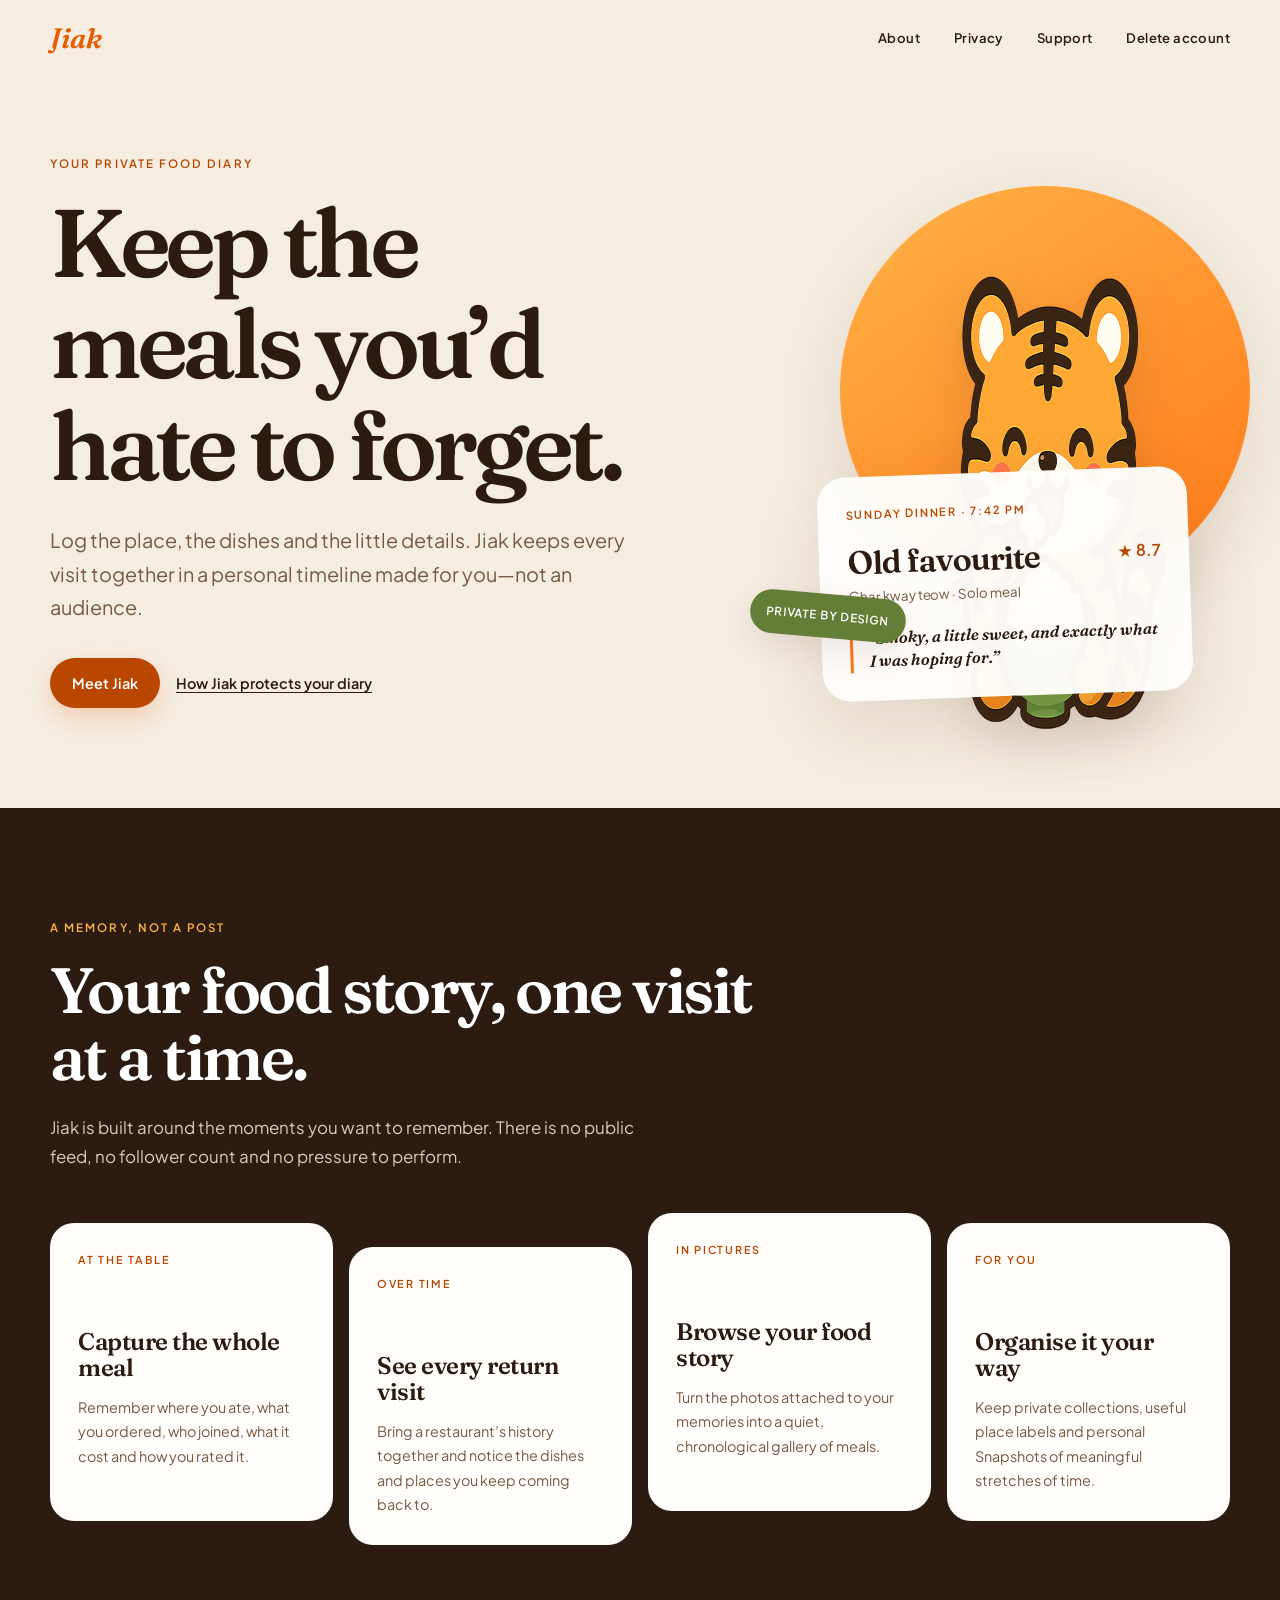
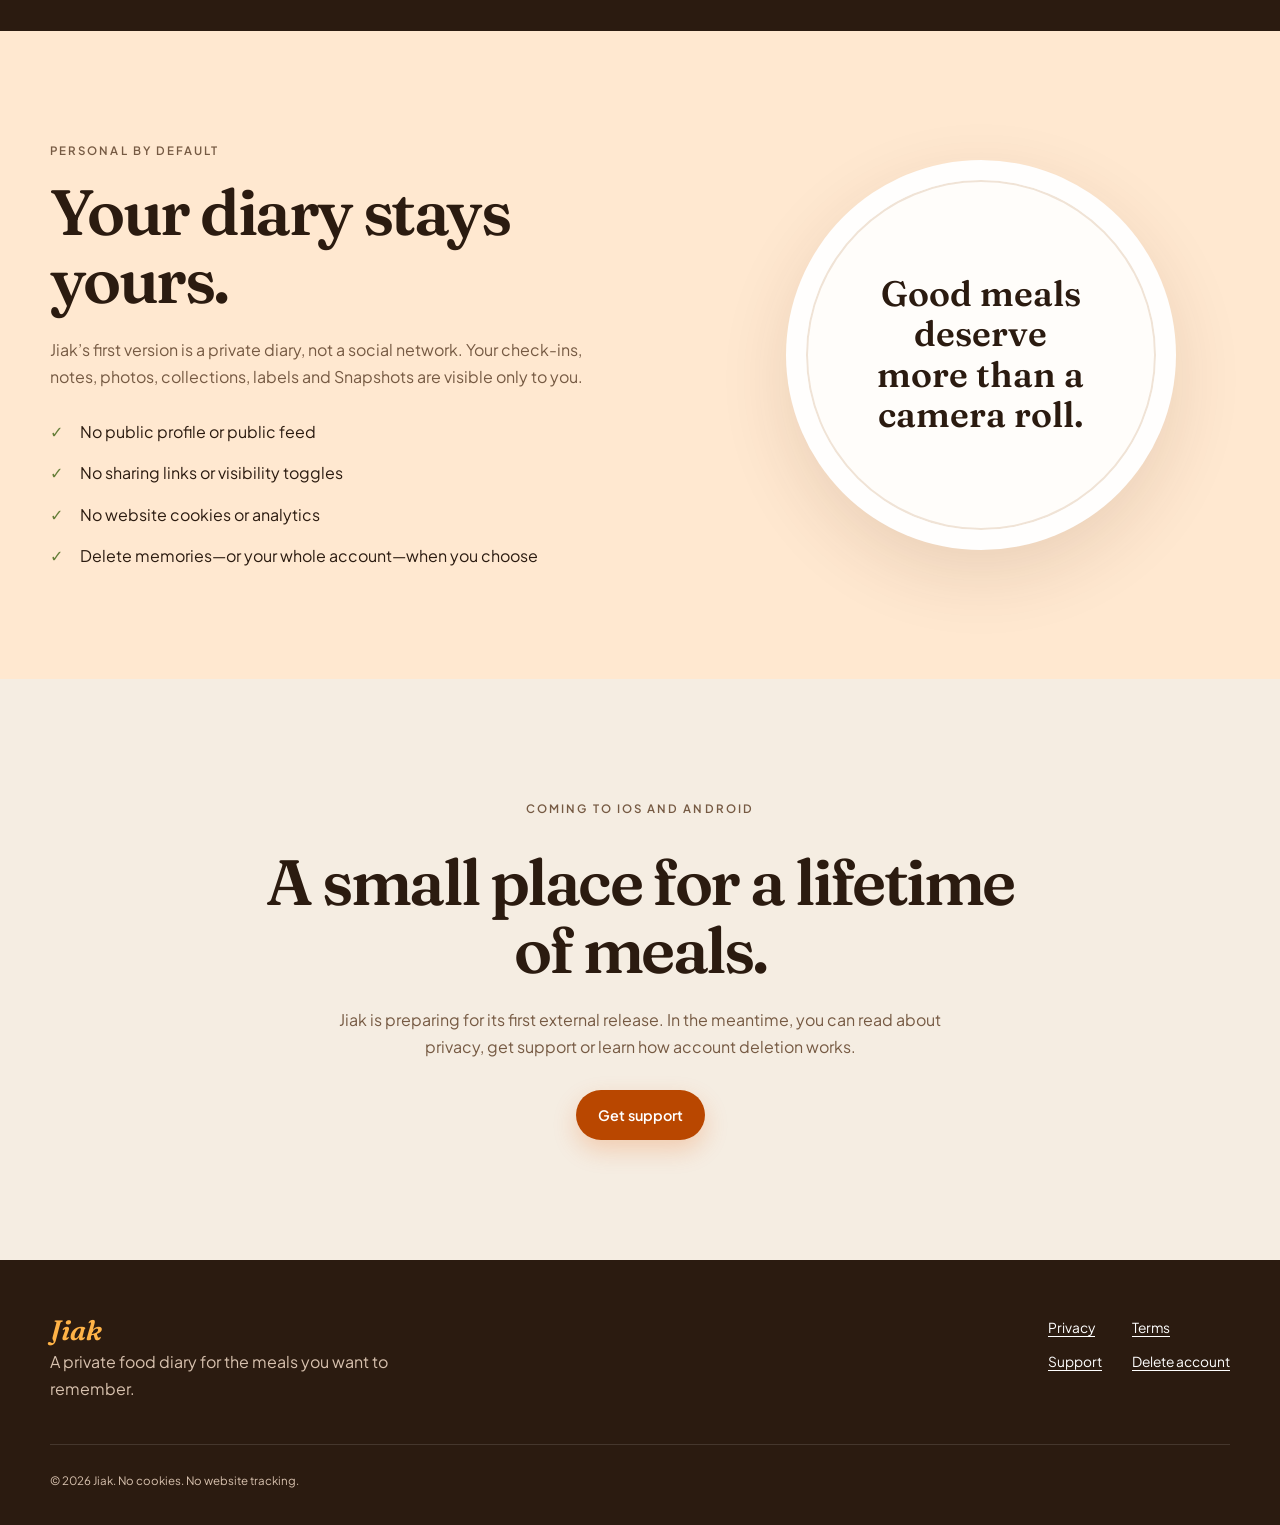
<file: index.html>
<!doctype html>
<html lang="en-GB">
<head>
  <meta charset="utf-8">
  <meta name="viewport" content="width=device-width, initial-scale=1">
  <title>Jiak — your private food diary</title>
  <meta name="description" content="Jiak is a private personal food diary for remembering every meal, place and dish worth returning to.">
  <meta name="theme-color" content="#F5EDE2">
  <meta property="og:title" content="Jiak — your private food diary">
  <meta property="og:description" content="Keep the meals you'd hate to forget.">
  <meta property="og:type" content="website">
  <meta property="og:url" content="https://jiak.app/">
  <meta property="og:image" content="https://jiak.app/assets/tiggy.png">
  <link rel="canonical" href="https://jiak.app/">
  <link rel="icon" href="/assets/favicon.png" type="image/png">
  <link rel="stylesheet" href="/styles.css">
</head>
<body>
  <a class="skip-link" href="#main">Skip to content</a>
  <header class="site-header">
    <a class="wordmark" href="/" aria-label="Jiak home">Jiak</a>
    <nav class="site-nav" aria-label="Main navigation">
      <a href="#about">About</a>
      <a href="/privacy/">Privacy</a>
      <a href="/support/">Support</a>
      <a href="/delete-account/">Delete account</a>
    </nav>
  </header>

  <main id="main">
    <section class="hero">
      <div class="hero-content">
        <p class="eyebrow">Your private food diary</p>
        <h1>Keep the meals you’d hate to forget.</h1>
        <p class="hero-copy">Log the place, the dishes and the little details. Jiak keeps every visit together in a personal timeline made for you—not an audience.</p>
        <div class="hero-actions">
          <a class="button" href="#about">Meet Jiak</a>
          <a class="text-link" href="/privacy/">How Jiak protects your diary</a>
        </div>
      </div>

      <div class="memory-stage" aria-label="An example Jiak diary memory">
        <div class="sun-disc" aria-hidden="true"></div>
        <img class="tiggy" src="/assets/tiggy.png" width="720" height="720" alt="Tiggy the tiger happily eating a bowl of rice">
        <article class="memory-card">
          <p class="memory-date">Sunday dinner · 7:42 pm</p>
          <div class="memory-name-row">
            <div>
              <h2>Old favourite</h2>
              <p class="memory-meta">Char kway teow · Solo meal</p>
            </div>
            <span class="rating" aria-label="Rated 8.7 out of 10">★ 8.7</span>
          </div>
          <p class="memory-note">“Smoky, a little sweet, and exactly what I was hoping for.”</p>
        </article>
        <span class="privacy-stamp">Private by design</span>
      </div>
    </section>

    <section class="section feature-section" id="about">
      <div class="section-inner">
        <div class="section-heading">
          <p class="eyebrow">A memory, not a post</p>
          <h2>Your food story, one visit at a time.</h2>
          <p>Jiak is built around the moments you want to remember. There is no public feed, no follower count and no pressure to perform.</p>
        </div>
        <div class="feature-grid">
          <article class="feature-card">
            <span class="feature-kicker">At the table</span>
            <h3>Capture the whole meal</h3>
            <p>Remember where you ate, what you ordered, who joined, what it cost and how you rated it.</p>
          </article>
          <article class="feature-card">
            <span class="feature-kicker">Over time</span>
            <h3>See every return visit</h3>
            <p>Bring a restaurant’s history together and notice the dishes and places you keep coming back to.</p>
          </article>
          <article class="feature-card">
            <span class="feature-kicker">In pictures</span>
            <h3>Browse your food story</h3>
            <p>Turn the photos attached to your memories into a quiet, chronological gallery of meals.</p>
          </article>
          <article class="feature-card">
            <span class="feature-kicker">For you</span>
            <h3>Organise it your way</h3>
            <p>Keep private collections, useful place labels and personal Snapshots of meaningful stretches of time.</p>
          </article>
        </div>
      </div>
    </section>

    <section class="section private-section">
      <div class="section-inner private-layout">
        <div class="private-copy">
          <p class="eyebrow">Personal by default</p>
          <h2>Your diary stays yours.</h2>
          <p>Jiak’s first version is a private diary, not a social network. Your check-ins, notes, photos, collections, labels and Snapshots are visible only to you.</p>
          <ul class="privacy-list">
            <li>No public profile or public feed</li>
            <li>No sharing links or visibility toggles</li>
            <li>No website cookies or analytics</li>
            <li>Delete memories—or your whole account—when you choose</li>
          </ul>
        </div>
        <div class="plate-note" aria-hidden="true">
          <div class="plate"><p>Good meals deserve more than a camera roll.</p></div>
        </div>
      </div>
    </section>

    <section class="cta-section">
      <div class="section-inner">
        <p class="eyebrow">Coming to iOS and Android</p>
        <h2>A small place for a lifetime of meals.</h2>
        <p>Jiak is preparing for its first external release. In the meantime, you can read about privacy, get support or learn how account deletion works.</p>
        <a class="button" href="/support/">Get support</a>
      </div>
    </section>
  </main>

  <footer class="site-footer">
    <div class="footer-inner">
      <div class="footer-top">
        <div>
          <a class="wordmark footer-wordmark" href="/">Jiak</a>
          <p class="footer-tagline">A private food diary for the meals you want to remember.</p>
        </div>
        <nav class="footer-links" aria-label="Footer navigation">
          <a href="/privacy/">Privacy</a>
          <a href="/terms/">Terms</a>
          <a href="/support/">Support</a>
          <a href="/delete-account/">Delete account</a>
        </nav>
      </div>
      <div class="footer-bottom">© 2026 Jiak. No cookies. No website tracking.</div>
    </div>
  </footer>
</body>
</html>
</file>
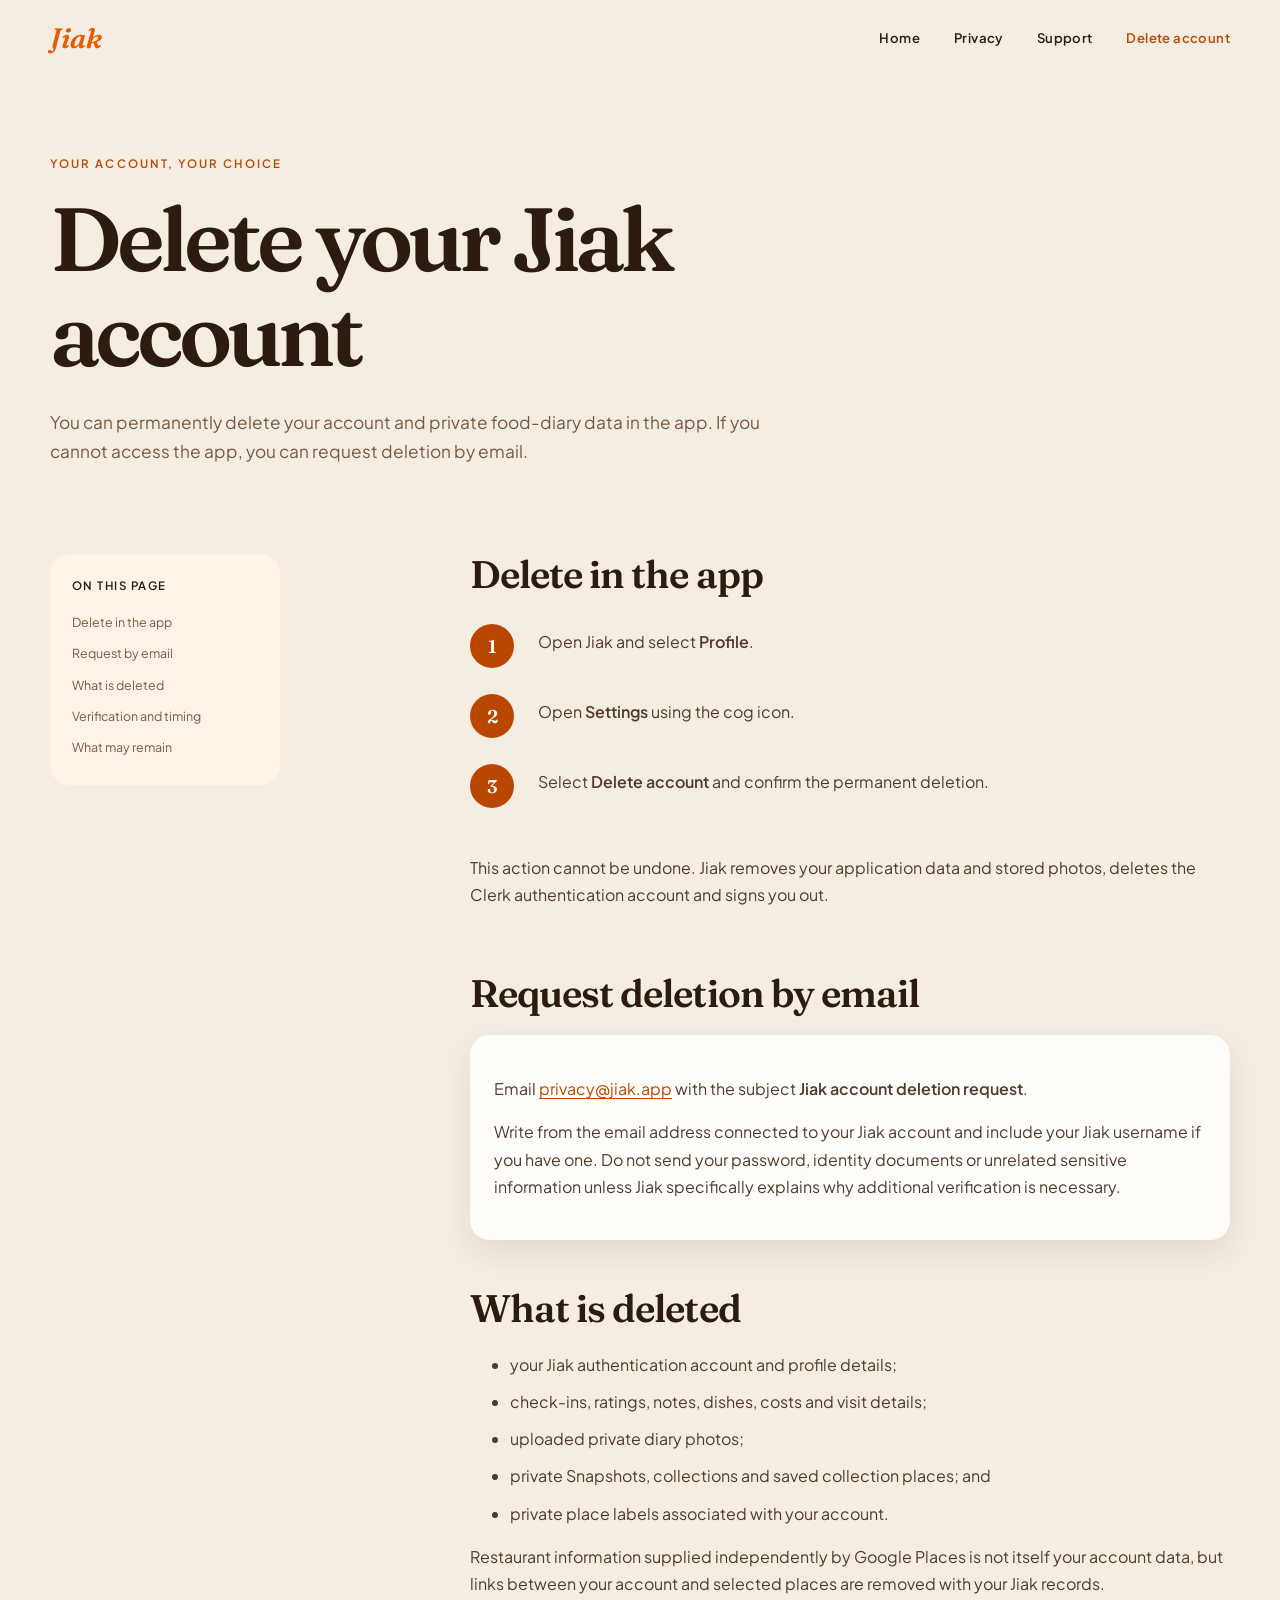
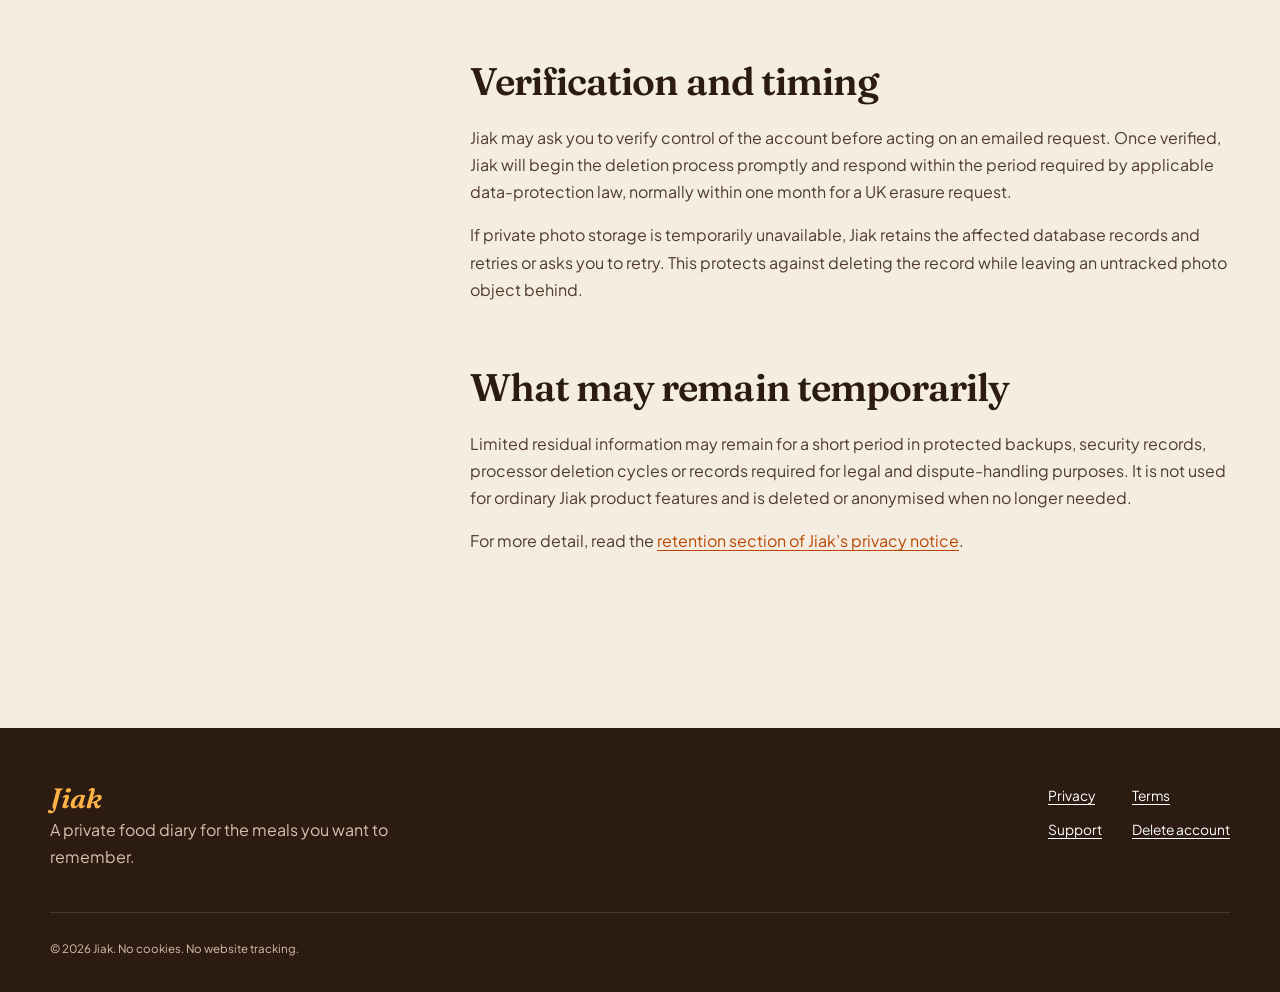
<file: delete-account/index.html>
<!doctype html>
<html lang="en-GB">
<head>
  <meta charset="utf-8">
  <meta name="viewport" content="width=device-width, initial-scale=1">
  <title>Delete your Jiak account</title>
  <meta name="description" content="How to permanently delete your Jiak account and private food-diary data.">
  <meta name="theme-color" content="#F5EDE2">
  <link rel="canonical" href="https://jiak.app/delete-account/">
  <link rel="icon" href="/assets/favicon.png" type="image/png">
  <link rel="stylesheet" href="/styles.css">
</head>
<body>
  <a class="skip-link" href="#main">Skip to content</a>
  <header class="site-header">
    <a class="wordmark" href="/" aria-label="Jiak home">Jiak</a>
    <nav class="site-nav" aria-label="Main navigation">
      <a href="/">Home</a><a href="/privacy/">Privacy</a><a href="/support/">Support</a><a href="/delete-account/" aria-current="page">Delete account</a>
    </nav>
  </header>
  <main id="main">
    <header class="page-hero">
      <p class="eyebrow">Your account, your choice</p>
      <h1>Delete your Jiak account</h1>
      <p class="page-intro">You can permanently delete your account and private food-diary data in the app. If you cannot access the app, you can request deletion by email.</p>
    </header>
    <div class="legal-shell">
      <nav class="legal-nav" aria-label="Deletion page sections">
        <strong>On this page</strong>
        <a href="#in-app">Delete in the app</a>
        <a href="#email">Request by email</a>
        <a href="#deleted">What is deleted</a>
        <a href="#timing">Verification and timing</a>
        <a href="#after">What may remain</a>
      </nav>
      <article class="legal-content">
        <section id="in-app">
          <h2>Delete in the app</h2>
          <ol class="step-list">
            <li>Open Jiak and select <strong>Profile</strong>.</li>
            <li>Open <strong>Settings</strong> using the cog icon.</li>
            <li>Select <strong>Delete account</strong> and confirm the permanent deletion.</li>
          </ol>
          <p>This action cannot be undone. Jiak removes your application data and stored photos, deletes the Clerk authentication account and signs you out.</p>
        </section>
        <section id="email">
          <h2>Request deletion by email</h2>
          <div class="action-card">
            <p>Email <a href="mailto:privacy@jiak.app?subject=Jiak%20account%20deletion%20request">privacy@jiak.app</a> with the subject <strong>Jiak account deletion request</strong>.</p>
            <p>Write from the email address connected to your Jiak account and include your Jiak username if you have one. Do not send your password, identity documents or unrelated sensitive information unless Jiak specifically explains why additional verification is necessary.</p>
          </div>
        </section>
        <section id="deleted">
          <h2>What is deleted</h2>
          <ul>
            <li>your Jiak authentication account and profile details;</li>
            <li>check-ins, ratings, notes, dishes, costs and visit details;</li>
            <li>uploaded private diary photos;</li>
            <li>private Snapshots, collections and saved collection places; and</li>
            <li>private place labels associated with your account.</li>
          </ul>
          <p>Restaurant information supplied independently by Google Places is not itself your account data, but links between your account and selected places are removed with your Jiak records.</p>
        </section>
        <section id="timing">
          <h2>Verification and timing</h2>
          <p>Jiak may ask you to verify control of the account before acting on an emailed request. Once verified, Jiak will begin the deletion process promptly and respond within the period required by applicable data-protection law, normally within one month for a UK erasure request.</p>
          <p>If private photo storage is temporarily unavailable, Jiak retains the affected database records and retries or asks you to retry. This protects against deleting the record while leaving an untracked photo object behind.</p>
        </section>
        <section id="after">
          <h2>What may remain temporarily</h2>
          <p>Limited residual information may remain for a short period in protected backups, security records, processor deletion cycles or records required for legal and dispute-handling purposes. It is not used for ordinary Jiak product features and is deleted or anonymised when no longer needed.</p>
          <p>For more detail, read the <a href="/privacy/#retention">retention section of Jiak’s privacy notice</a>.</p>
        </section>
      </article>
    </div>
  </main>
  <footer class="site-footer"><div class="footer-inner"><div class="footer-top"><div><a class="wordmark footer-wordmark" href="/">Jiak</a><p class="footer-tagline">A private food diary for the meals you want to remember.</p></div><nav class="footer-links" aria-label="Footer navigation"><a href="/privacy/">Privacy</a><a href="/terms/">Terms</a><a href="/support/">Support</a><a href="/delete-account/">Delete account</a></nav></div><div class="footer-bottom">© 2026 Jiak. No cookies. No website tracking.</div></div></footer>
</body>
</html>
</file>
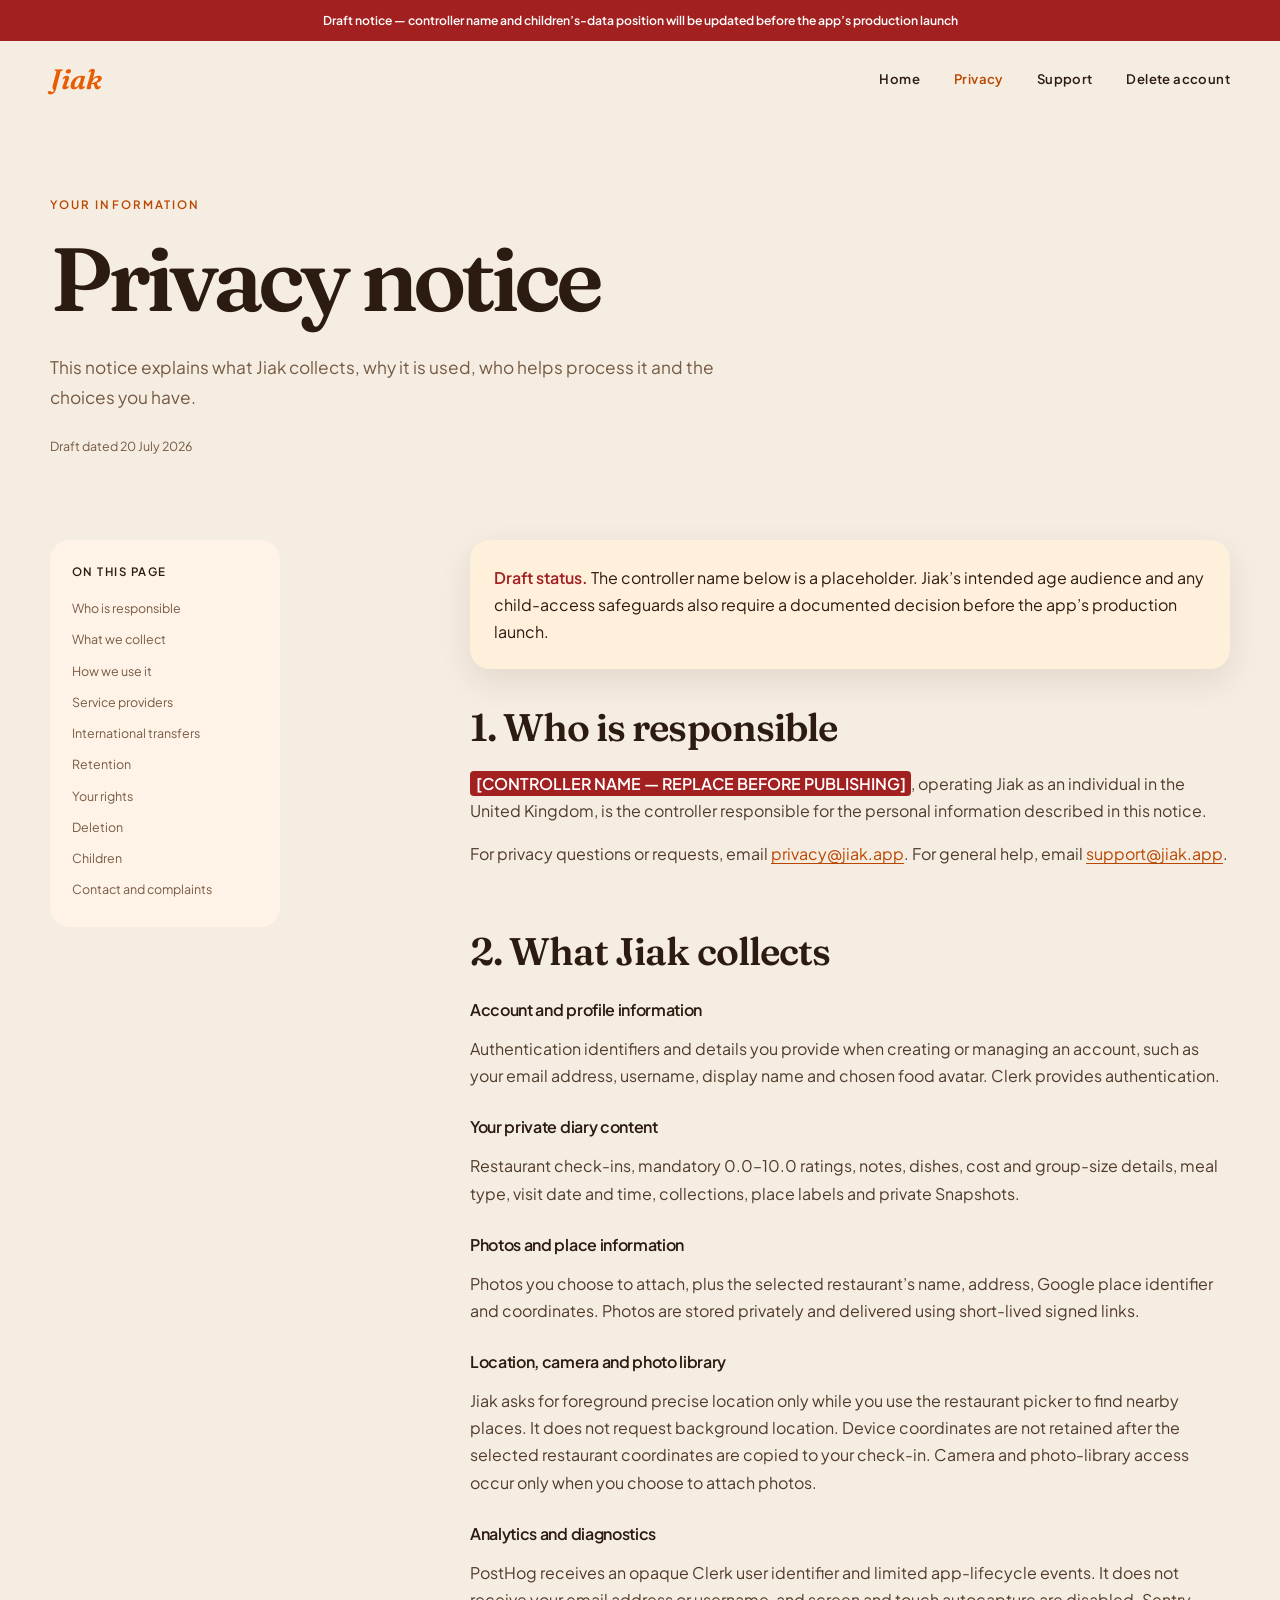
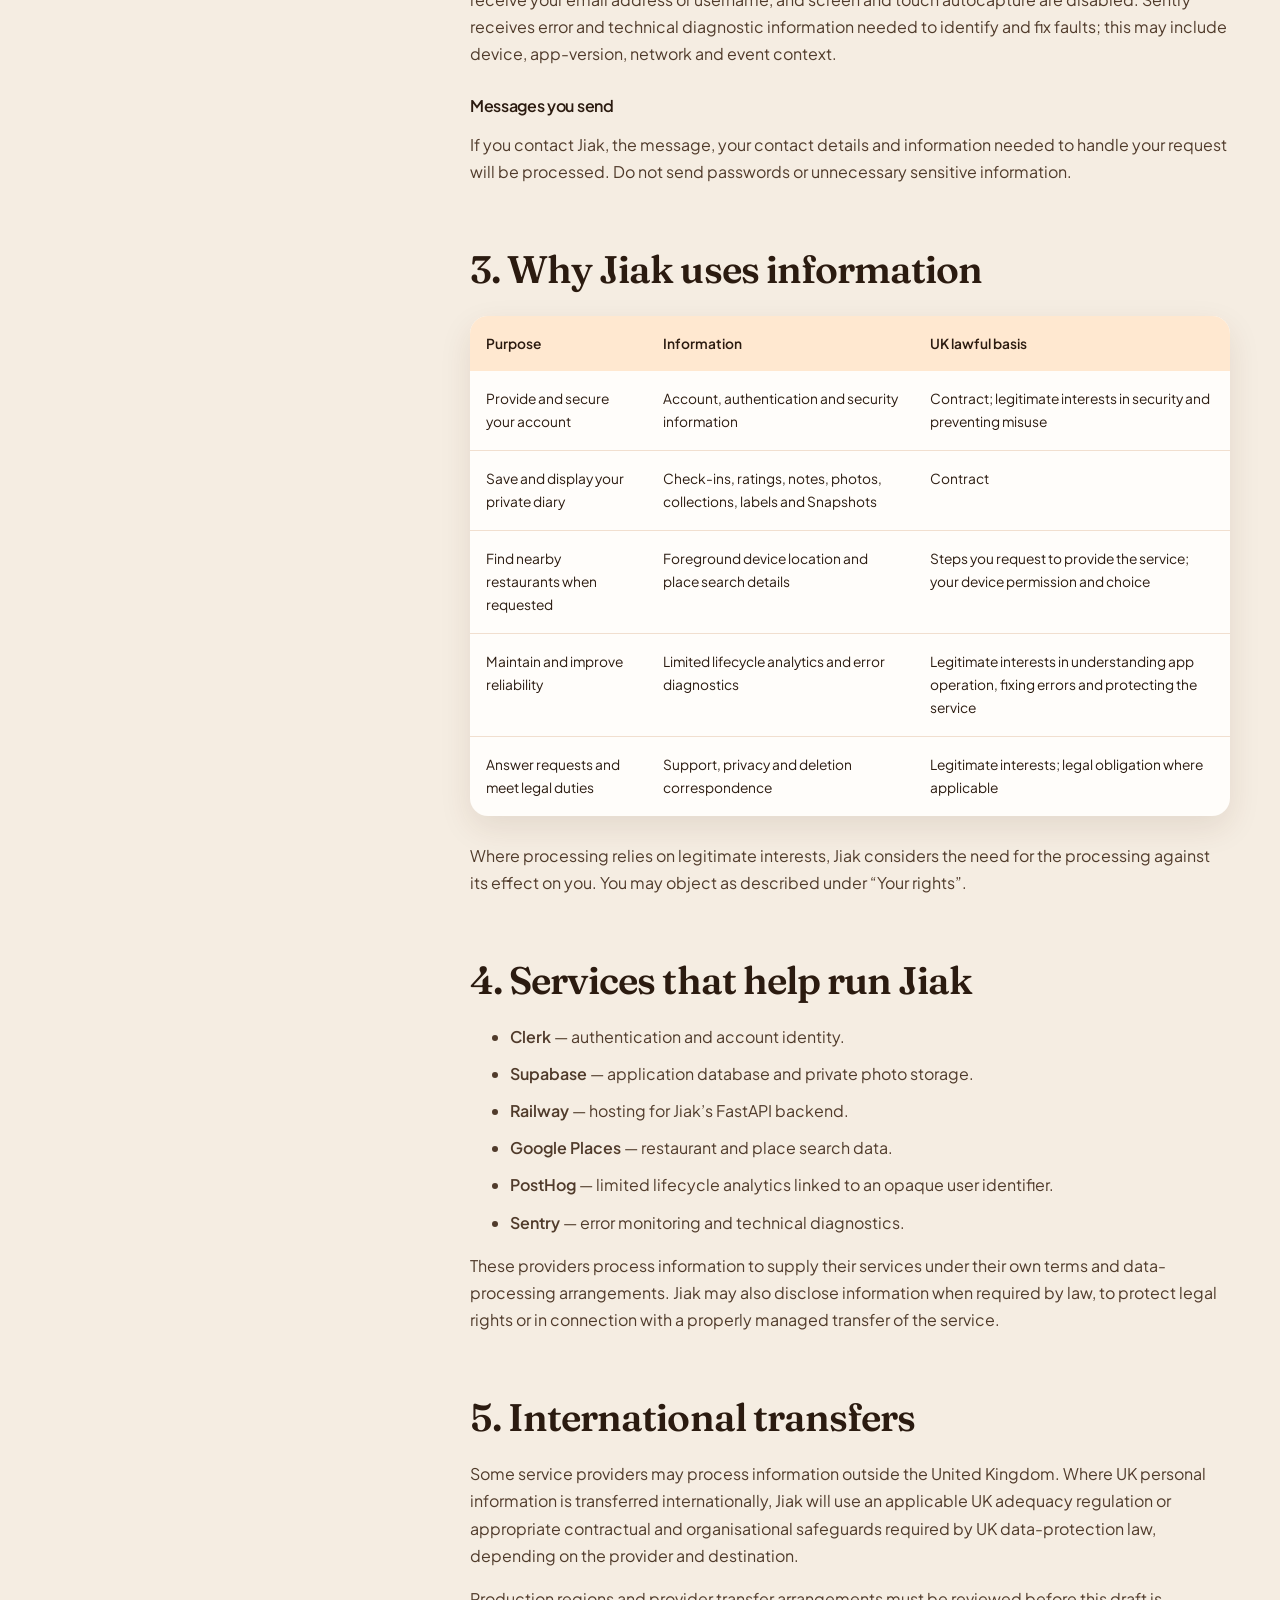
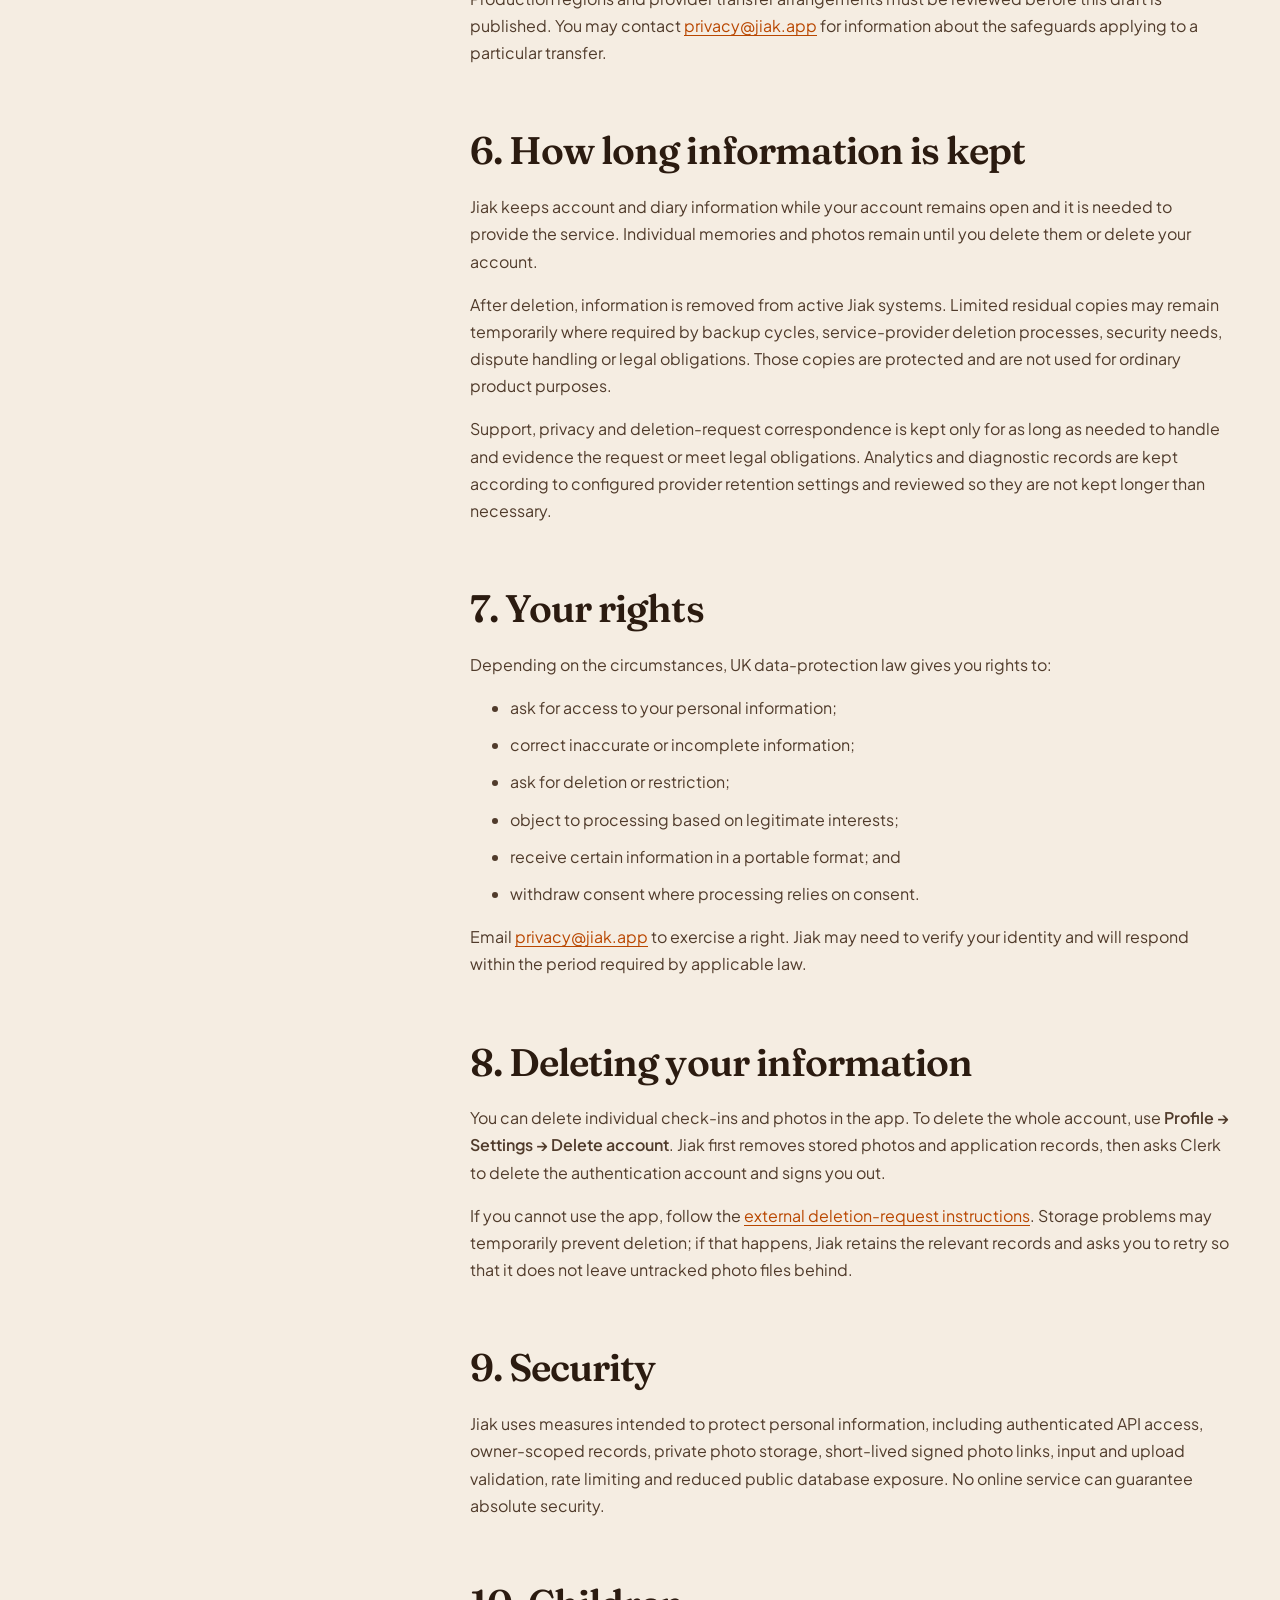
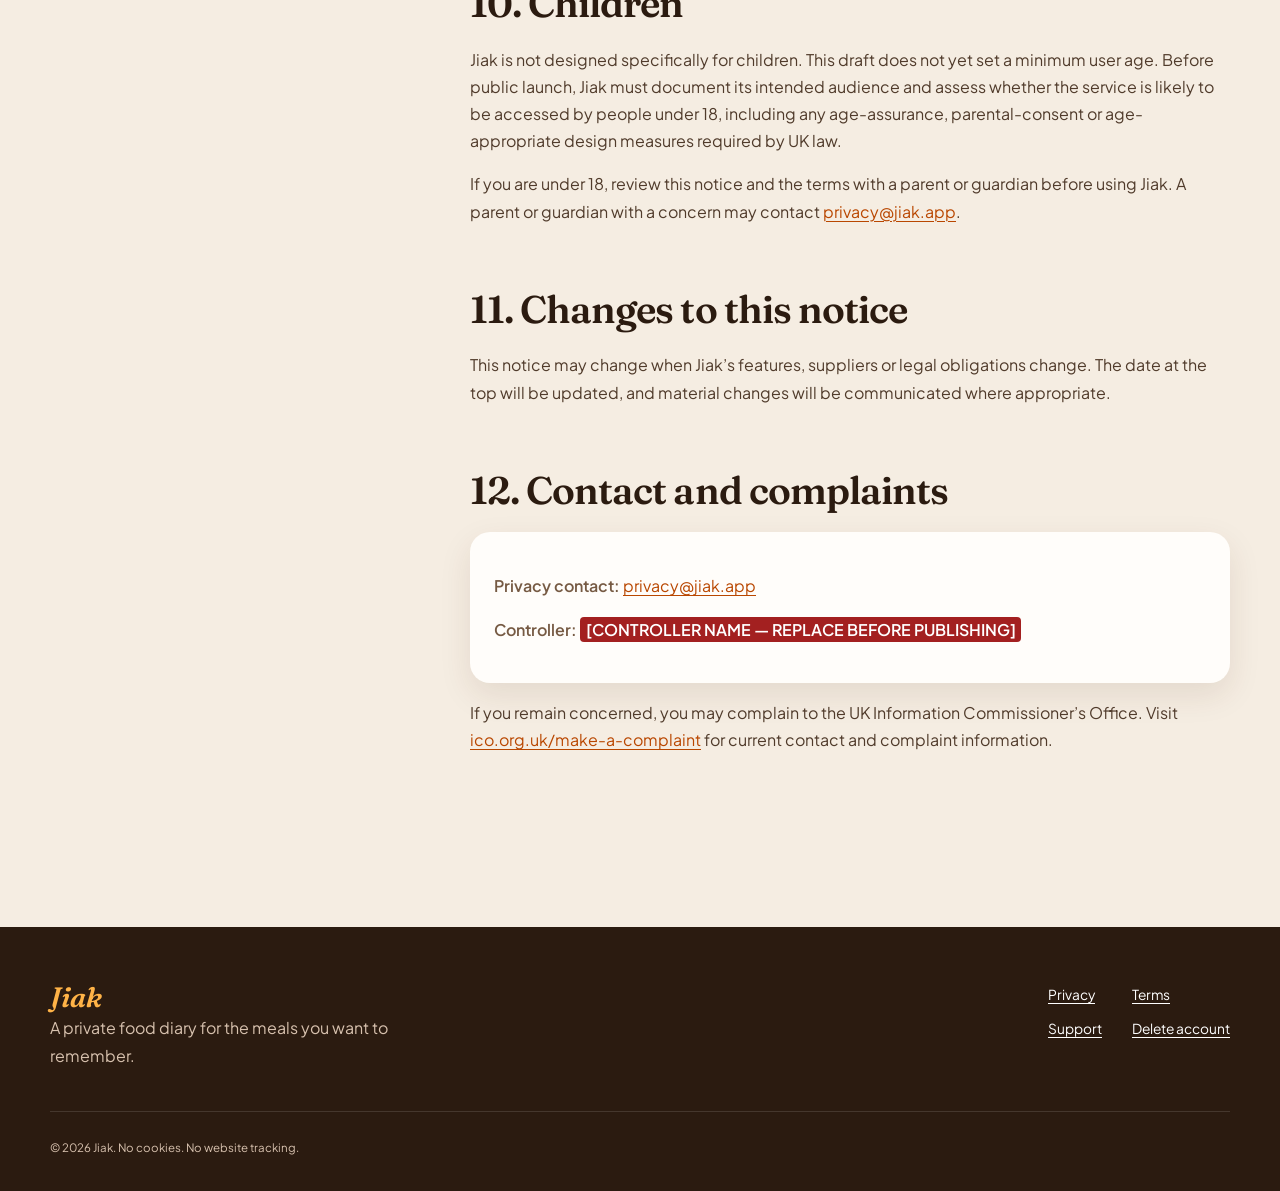
<file: privacy/index.html>
<!doctype html>
<html lang="en-GB">
<head>
  <meta charset="utf-8">
  <meta name="viewport" content="width=device-width, initial-scale=1">
  <title>Privacy notice — Jiak</title>
  <meta name="description" content="How Jiak collects, uses, protects and deletes personal information.">
  <meta name="robots" content="noindex">
  <meta name="theme-color" content="#F5EDE2">
  <link rel="canonical" href="https://jiak.app/privacy/">
  <link rel="icon" href="/assets/favicon.png" type="image/png">
  <link rel="stylesheet" href="/styles.css">
</head>
<body>
  <a class="skip-link" href="#main">Skip to content</a>
  <div class="draft-banner" role="status">Draft notice — controller name and children’s-data position will be updated before the app’s production launch</div>
  <header class="site-header">
    <a class="wordmark" href="/" aria-label="Jiak home">Jiak</a>
    <nav class="site-nav" aria-label="Main navigation">
      <a href="/">Home</a>
      <a href="/privacy/" aria-current="page">Privacy</a>
      <a href="/support/">Support</a>
      <a href="/delete-account/">Delete account</a>
    </nav>
  </header>

  <main id="main">
    <header class="page-hero">
      <p class="eyebrow">Your information</p>
      <h1>Privacy notice</h1>
      <p class="page-intro">This notice explains what Jiak collects, why it is used, who helps process it and the choices you have.</p>
      <p class="updated">Draft dated 20 July 2026</p>
    </header>

    <div class="legal-shell">
      <nav class="legal-nav" aria-label="Privacy notice sections">
        <strong>On this page</strong>
        <a href="#who">Who is responsible</a>
        <a href="#collect">What we collect</a>
        <a href="#use">How we use it</a>
        <a href="#services">Service providers</a>
        <a href="#transfers">International transfers</a>
        <a href="#retention">Retention</a>
        <a href="#rights">Your rights</a>
        <a href="#deletion">Deletion</a>
        <a href="#children">Children</a>
        <a href="#contact">Contact and complaints</a>
      </nav>

      <article class="legal-content">
        <div class="notice">
          <strong>Draft status.</strong> The controller name below is a placeholder. Jiak’s intended age audience and any child-access safeguards also require a documented decision before the app’s production launch.
        </div>

        <section id="who">
          <h2>1. Who is responsible</h2>
          <p><span class="placeholder">[CONTROLLER NAME — REPLACE BEFORE PUBLISHING]</span>, operating Jiak as an individual in the United Kingdom, is the controller responsible for the personal information described in this notice.</p>
          <p>For privacy questions or requests, email <a href="mailto:privacy@jiak.app">privacy@jiak.app</a>. For general help, email <a href="mailto:support@jiak.app">support@jiak.app</a>.</p>
        </section>

        <section id="collect">
          <h2>2. What Jiak collects</h2>
          <h3>Account and profile information</h3>
          <p>Authentication identifiers and details you provide when creating or managing an account, such as your email address, username, display name and chosen food avatar. Clerk provides authentication.</p>
          <h3>Your private diary content</h3>
          <p>Restaurant check-ins, mandatory 0.0–10.0 ratings, notes, dishes, cost and group-size details, meal type, visit date and time, collections, place labels and private Snapshots.</p>
          <h3>Photos and place information</h3>
          <p>Photos you choose to attach, plus the selected restaurant’s name, address, Google place identifier and coordinates. Photos are stored privately and delivered using short-lived signed links.</p>
          <h3>Location, camera and photo library</h3>
          <p>Jiak asks for foreground precise location only while you use the restaurant picker to find nearby places. It does not request background location. Device coordinates are not retained after the selected restaurant coordinates are copied to your check-in. Camera and photo-library access occur only when you choose to attach photos.</p>
          <h3>Analytics and diagnostics</h3>
          <p>PostHog receives an opaque Clerk user identifier and limited app-lifecycle events. It does not receive your email address or username, and screen and touch autocapture are disabled. Sentry receives error and technical diagnostic information needed to identify and fix faults; this may include device, app-version, network and event context.</p>
          <h3>Messages you send</h3>
          <p>If you contact Jiak, the message, your contact details and information needed to handle your request will be processed. Do not send passwords or unnecessary sensitive information.</p>
        </section>

        <section id="use">
          <h2>3. Why Jiak uses information</h2>
          <table>
            <thead><tr><th>Purpose</th><th>Information</th><th>UK lawful basis</th></tr></thead>
            <tbody>
              <tr><td>Provide and secure your account</td><td>Account, authentication and security information</td><td>Contract; legitimate interests in security and preventing misuse</td></tr>
              <tr><td>Save and display your private diary</td><td>Check-ins, ratings, notes, photos, collections, labels and Snapshots</td><td>Contract</td></tr>
              <tr><td>Find nearby restaurants when requested</td><td>Foreground device location and place search details</td><td>Steps you request to provide the service; your device permission and choice</td></tr>
              <tr><td>Maintain and improve reliability</td><td>Limited lifecycle analytics and error diagnostics</td><td>Legitimate interests in understanding app operation, fixing errors and protecting the service</td></tr>
              <tr><td>Answer requests and meet legal duties</td><td>Support, privacy and deletion correspondence</td><td>Legitimate interests; legal obligation where applicable</td></tr>
            </tbody>
          </table>
          <p>Where processing relies on legitimate interests, Jiak considers the need for the processing against its effect on you. You may object as described under “Your rights”.</p>
        </section>

        <section id="services">
          <h2>4. Services that help run Jiak</h2>
          <ul>
            <li><strong>Clerk</strong> — authentication and account identity.</li>
            <li><strong>Supabase</strong> — application database and private photo storage.</li>
            <li><strong>Railway</strong> — hosting for Jiak’s FastAPI backend.</li>
            <li><strong>Google Places</strong> — restaurant and place search data.</li>
            <li><strong>PostHog</strong> — limited lifecycle analytics linked to an opaque user identifier.</li>
            <li><strong>Sentry</strong> — error monitoring and technical diagnostics.</li>
          </ul>
          <p>These providers process information to supply their services under their own terms and data-processing arrangements. Jiak may also disclose information when required by law, to protect legal rights or in connection with a properly managed transfer of the service.</p>
        </section>

        <section id="transfers">
          <h2>5. International transfers</h2>
          <p>Some service providers may process information outside the United Kingdom. Where UK personal information is transferred internationally, Jiak will use an applicable UK adequacy regulation or appropriate contractual and organisational safeguards required by UK data-protection law, depending on the provider and destination.</p>
          <p>Production regions and provider transfer arrangements must be reviewed before this draft is published. You may contact <a href="mailto:privacy@jiak.app">privacy@jiak.app</a> for information about the safeguards applying to a particular transfer.</p>
        </section>

        <section id="retention">
          <h2>6. How long information is kept</h2>
          <p>Jiak keeps account and diary information while your account remains open and it is needed to provide the service. Individual memories and photos remain until you delete them or delete your account.</p>
          <p>After deletion, information is removed from active Jiak systems. Limited residual copies may remain temporarily where required by backup cycles, service-provider deletion processes, security needs, dispute handling or legal obligations. Those copies are protected and are not used for ordinary product purposes.</p>
          <p>Support, privacy and deletion-request correspondence is kept only for as long as needed to handle and evidence the request or meet legal obligations. Analytics and diagnostic records are kept according to configured provider retention settings and reviewed so they are not kept longer than necessary.</p>
        </section>

        <section id="rights">
          <h2>7. Your rights</h2>
          <p>Depending on the circumstances, UK data-protection law gives you rights to:</p>
          <ul>
            <li>ask for access to your personal information;</li>
            <li>correct inaccurate or incomplete information;</li>
            <li>ask for deletion or restriction;</li>
            <li>object to processing based on legitimate interests;</li>
            <li>receive certain information in a portable format; and</li>
            <li>withdraw consent where processing relies on consent.</li>
          </ul>
          <p>Email <a href="mailto:privacy@jiak.app">privacy@jiak.app</a> to exercise a right. Jiak may need to verify your identity and will respond within the period required by applicable law.</p>
        </section>

        <section id="deletion">
          <h2>8. Deleting your information</h2>
          <p>You can delete individual check-ins and photos in the app. To delete the whole account, use <strong>Profile → Settings → Delete account</strong>. Jiak first removes stored photos and application records, then asks Clerk to delete the authentication account and signs you out.</p>
          <p>If you cannot use the app, follow the <a href="/delete-account/">external deletion-request instructions</a>. Storage problems may temporarily prevent deletion; if that happens, Jiak retains the relevant records and asks you to retry so that it does not leave untracked photo files behind.</p>
        </section>

        <section id="security">
          <h2>9. Security</h2>
          <p>Jiak uses measures intended to protect personal information, including authenticated API access, owner-scoped records, private photo storage, short-lived signed photo links, input and upload validation, rate limiting and reduced public database exposure. No online service can guarantee absolute security.</p>
        </section>

        <section id="children">
          <h2>10. Children</h2>
          <p>Jiak is not designed specifically for children. This draft does not yet set a minimum user age. Before public launch, Jiak must document its intended audience and assess whether the service is likely to be accessed by people under 18, including any age-assurance, parental-consent or age-appropriate design measures required by UK law.</p>
          <p>If you are under 18, review this notice and the terms with a parent or guardian before using Jiak. A parent or guardian with a concern may contact <a href="mailto:privacy@jiak.app">privacy@jiak.app</a>.</p>
        </section>

        <section id="changes">
          <h2>11. Changes to this notice</h2>
          <p>This notice may change when Jiak’s features, suppliers or legal obligations change. The date at the top will be updated, and material changes will be communicated where appropriate.</p>
        </section>

        <section id="contact">
          <h2>12. Contact and complaints</h2>
          <div class="contact-card">
            <p><strong>Privacy contact:</strong> <a href="mailto:privacy@jiak.app">privacy@jiak.app</a></p>
            <p><strong>Controller:</strong> <span class="placeholder">[CONTROLLER NAME — REPLACE BEFORE PUBLISHING]</span></p>
          </div>
          <p>If you remain concerned, you may complain to the UK Information Commissioner’s Office. Visit <a href="https://ico.org.uk/make-a-complaint/" rel="external">ico.org.uk/make-a-complaint</a> for current contact and complaint information.</p>
        </section>
      </article>
    </div>
  </main>

  <footer class="site-footer">
    <div class="footer-inner">
      <div class="footer-top">
        <div><a class="wordmark footer-wordmark" href="/">Jiak</a><p class="footer-tagline">A private food diary for the meals you want to remember.</p></div>
        <nav class="footer-links" aria-label="Footer navigation"><a href="/privacy/">Privacy</a><a href="/terms/">Terms</a><a href="/support/">Support</a><a href="/delete-account/">Delete account</a></nav>
      </div>
      <div class="footer-bottom">© 2026 Jiak. No cookies. No website tracking.</div>
    </div>
  </footer>
</body>
</html>
</file>
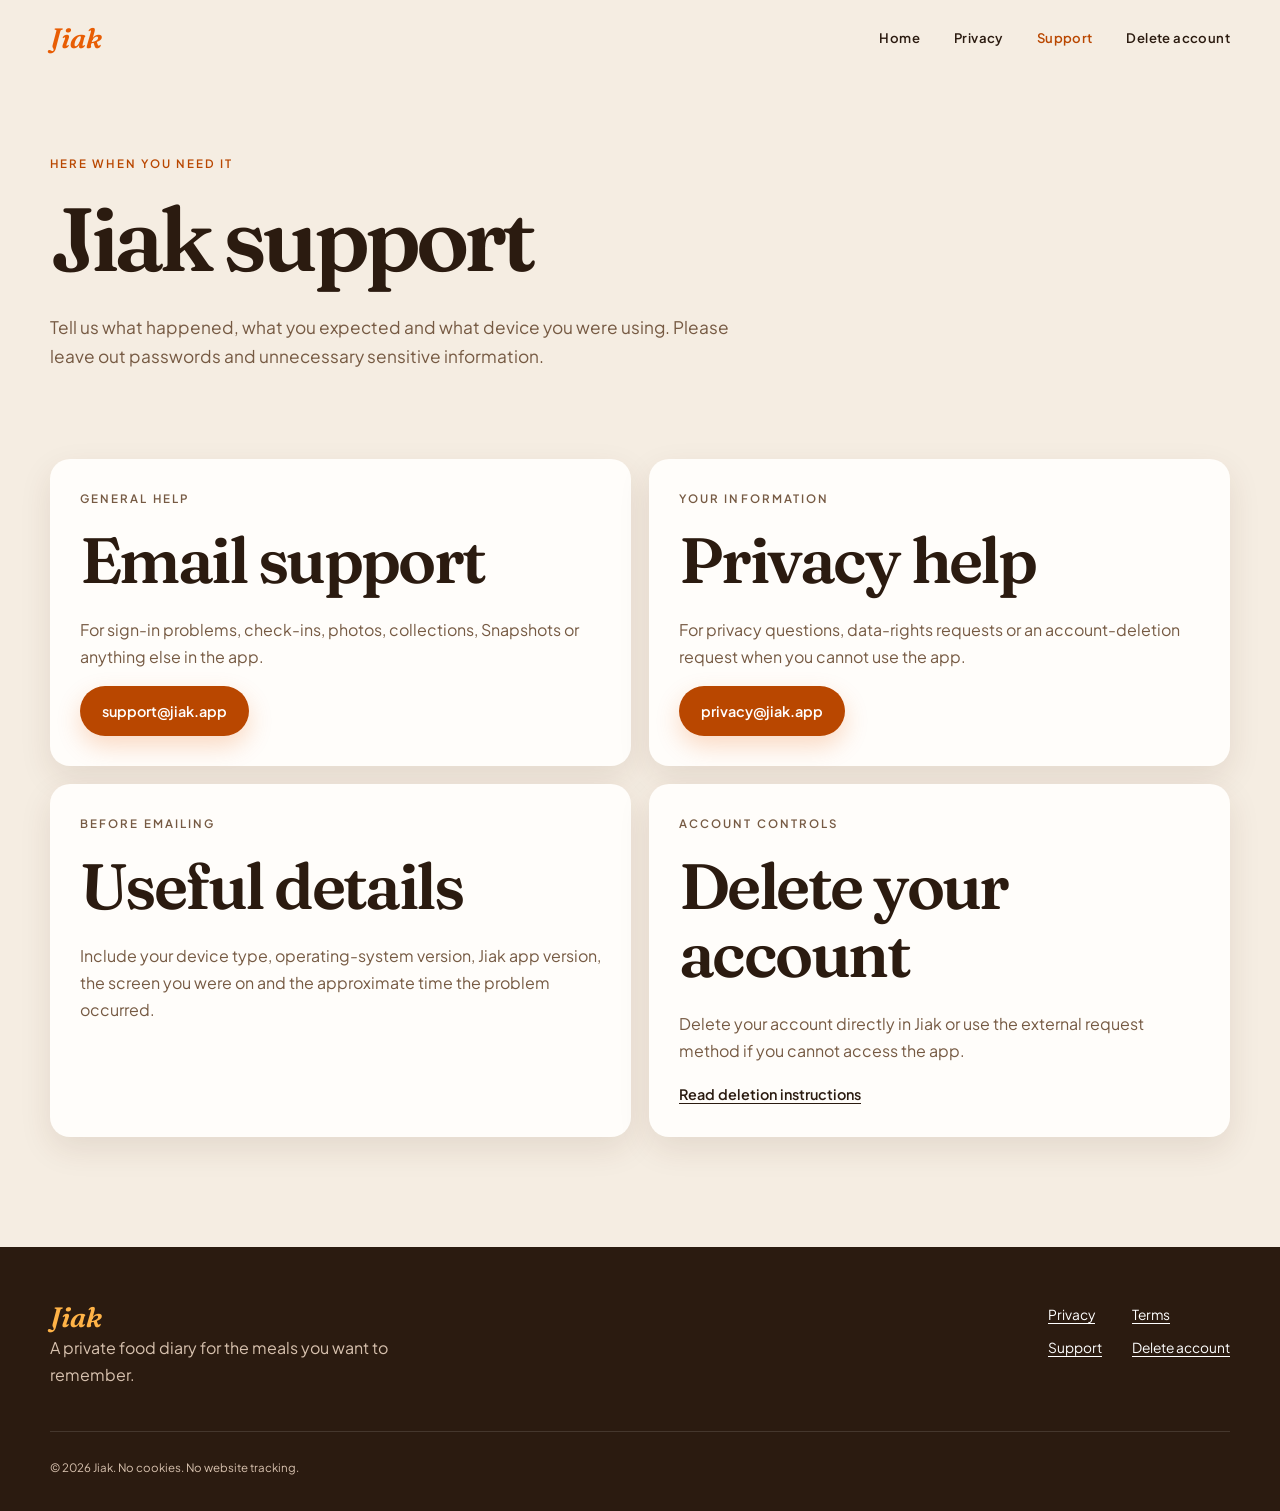
<file: support/index.html>
<!doctype html>
<html lang="en-GB">
<head>
  <meta charset="utf-8">
  <meta name="viewport" content="width=device-width, initial-scale=1">
  <title>Support — Jiak</title>
  <meta name="description" content="Get support with your Jiak account and private food diary.">
  <meta name="theme-color" content="#F5EDE2">
  <link rel="canonical" href="https://jiak.app/support/">
  <link rel="icon" href="/assets/favicon.png" type="image/png">
  <link rel="stylesheet" href="/styles.css">
</head>
<body>
  <a class="skip-link" href="#main">Skip to content</a>
  <header class="site-header">
    <a class="wordmark" href="/" aria-label="Jiak home">Jiak</a>
    <nav class="site-nav" aria-label="Main navigation"><a href="/">Home</a><a href="/privacy/">Privacy</a><a href="/support/" aria-current="page">Support</a><a href="/delete-account/">Delete account</a></nav>
  </header>
  <main id="main">
    <header class="page-hero">
      <p class="eyebrow">Here when you need it</p>
      <h1>Jiak support</h1>
      <p class="page-intro">Tell us what happened, what you expected and what device you were using. Please leave out passwords and unnecessary sensitive information.</p>
    </header>
    <div class="support-grid">
      <article class="contact-card">
        <p class="eyebrow">General help</p>
        <h2>Email support</h2>
        <p>For sign-in problems, check-ins, photos, collections, Snapshots or anything else in the app.</p>
        <a class="button" href="mailto:support@jiak.app?subject=Jiak%20support%20request">support@jiak.app</a>
      </article>
      <article class="contact-card">
        <p class="eyebrow">Your information</p>
        <h2>Privacy help</h2>
        <p>For privacy questions, data-rights requests or an account-deletion request when you cannot use the app.</p>
        <a class="button" href="mailto:privacy@jiak.app?subject=Jiak%20privacy%20request">privacy@jiak.app</a>
      </article>
      <article class="contact-card">
        <p class="eyebrow">Before emailing</p>
        <h2>Useful details</h2>
        <p>Include your device type, operating-system version, Jiak app version, the screen you were on and the approximate time the problem occurred.</p>
      </article>
      <article class="contact-card">
        <p class="eyebrow">Account controls</p>
        <h2>Delete your account</h2>
        <p>Delete your account directly in Jiak or use the external request method if you cannot access the app.</p>
        <a class="text-link" href="/delete-account/">Read deletion instructions</a>
      </article>
    </div>
  </main>
  <footer class="site-footer"><div class="footer-inner"><div class="footer-top"><div><a class="wordmark footer-wordmark" href="/">Jiak</a><p class="footer-tagline">A private food diary for the meals you want to remember.</p></div><nav class="footer-links" aria-label="Footer navigation"><a href="/privacy/">Privacy</a><a href="/terms/">Terms</a><a href="/support/">Support</a><a href="/delete-account/">Delete account</a></nav></div><div class="footer-bottom">© 2026 Jiak. No cookies. No website tracking.</div></div></footer>
</body>
</html>
</file>
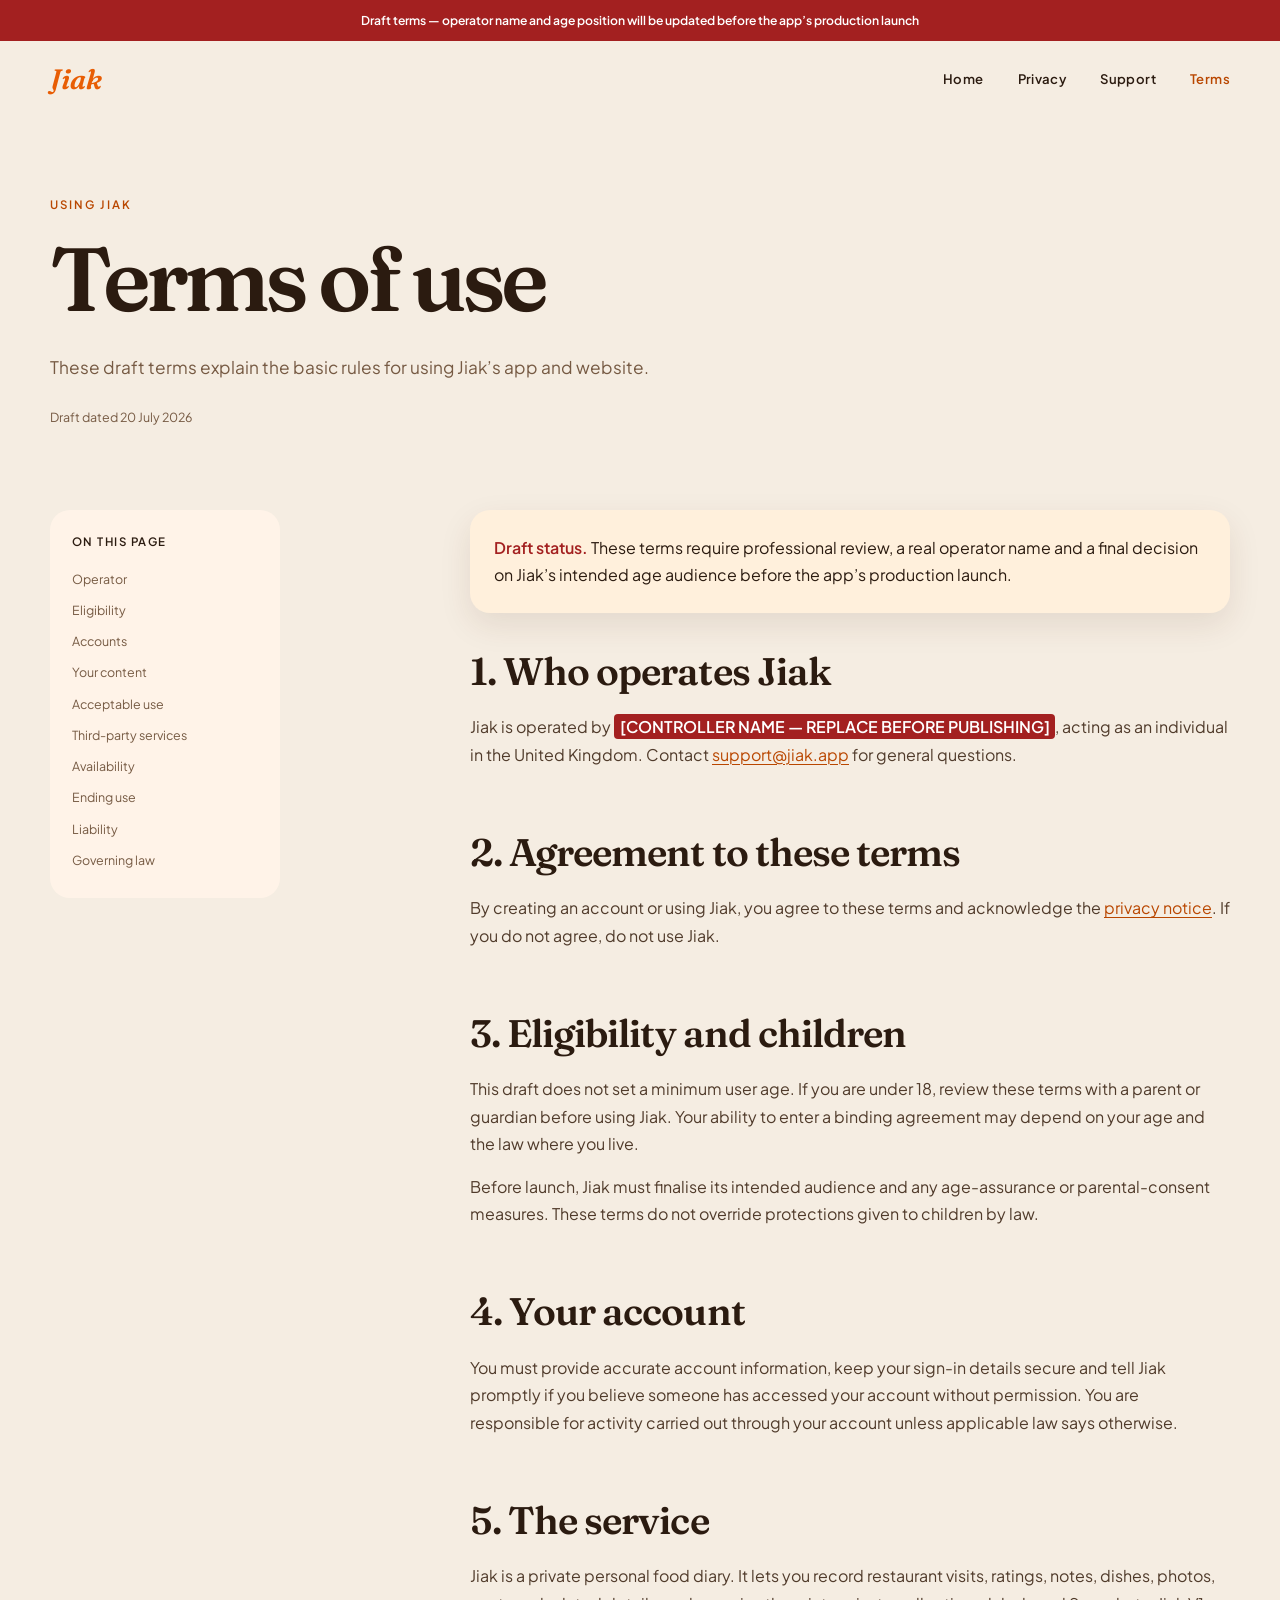
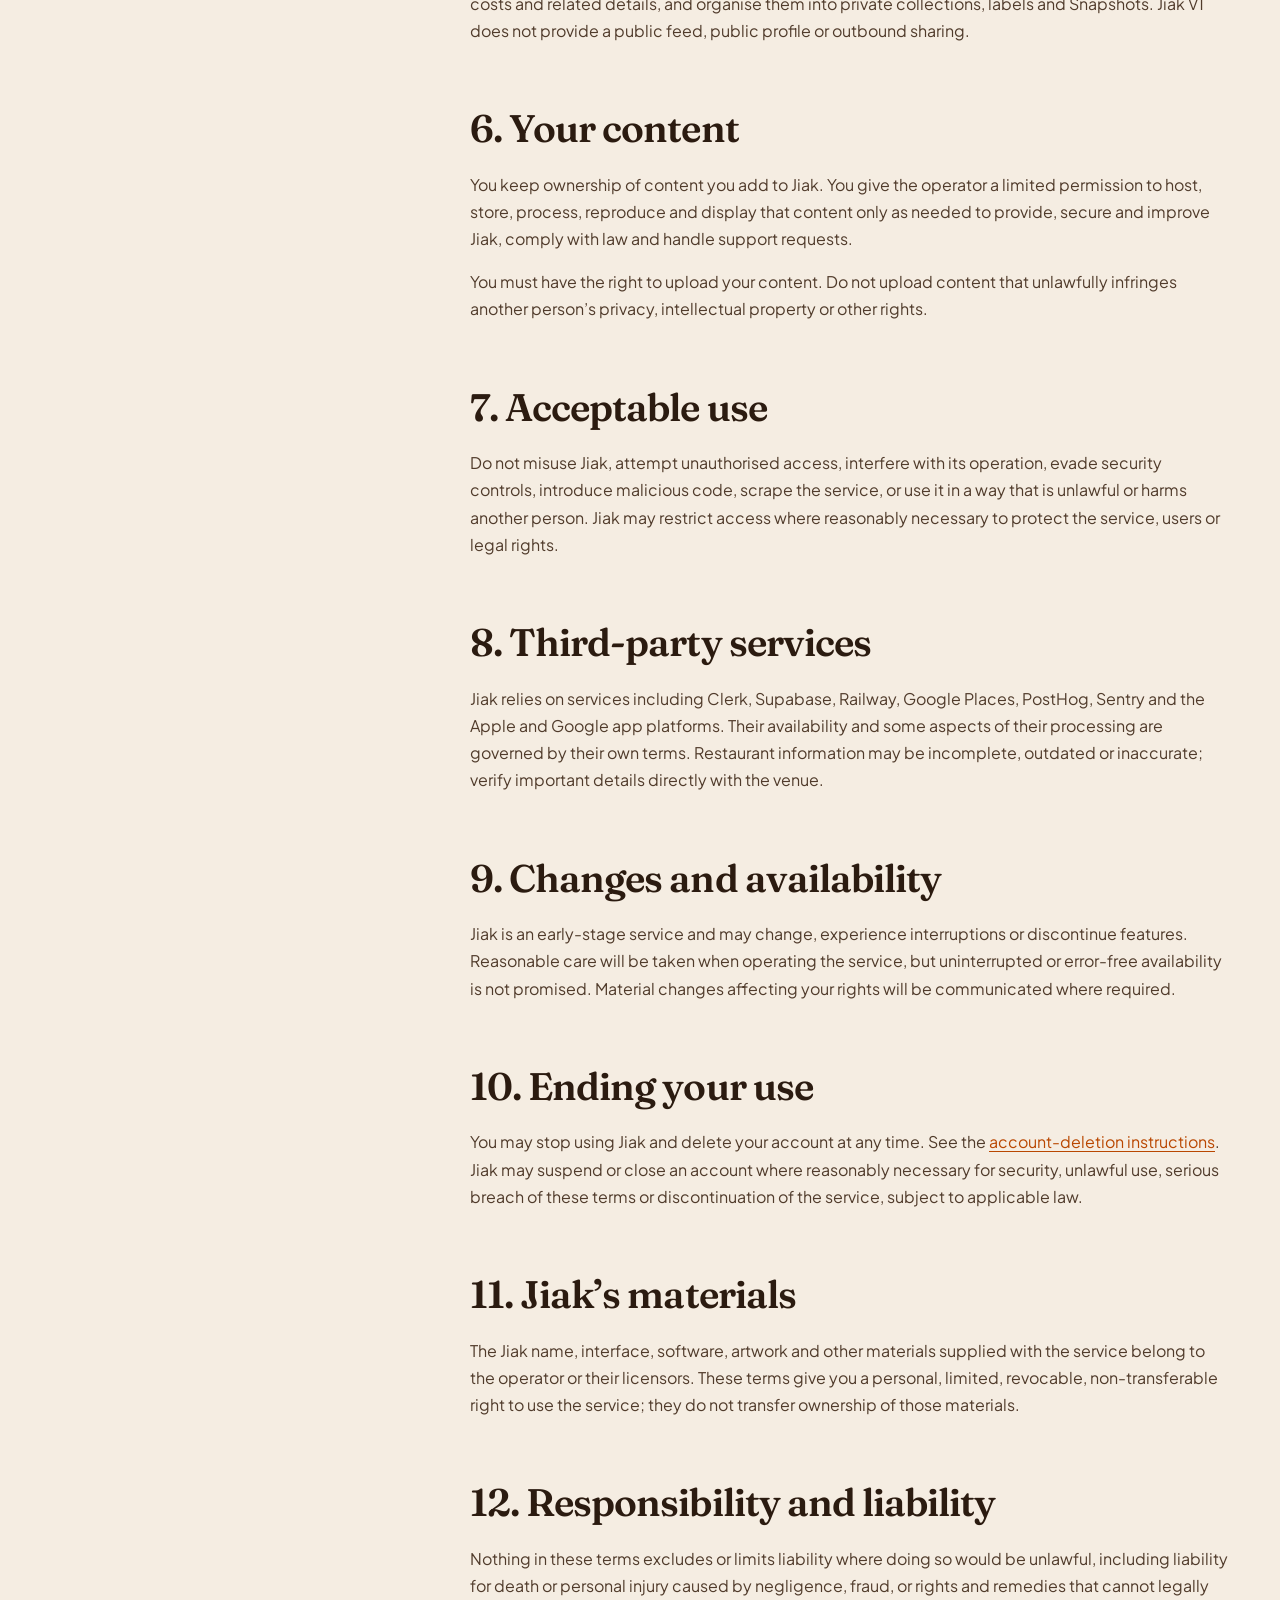
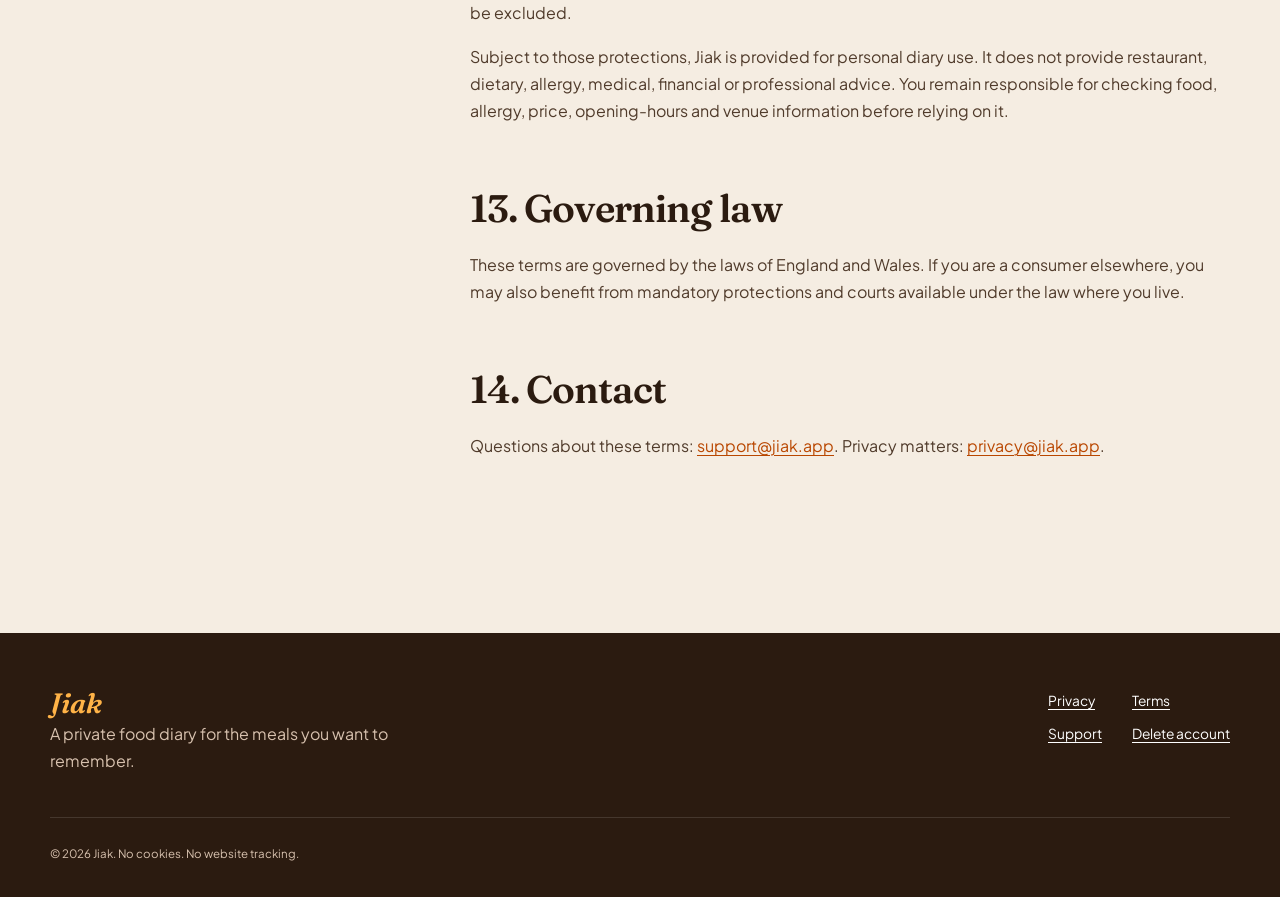
<file: terms/index.html>
<!doctype html>
<html lang="en-GB">
<head>
  <meta charset="utf-8">
  <meta name="viewport" content="width=device-width, initial-scale=1">
  <title>Terms of use — Jiak</title>
  <meta name="description" content="Terms governing use of the Jiak private food-diary app and website.">
  <meta name="robots" content="noindex">
  <meta name="theme-color" content="#F5EDE2">
  <link rel="canonical" href="https://jiak.app/terms/">
  <link rel="icon" href="/assets/favicon.png" type="image/png">
  <link rel="stylesheet" href="/styles.css">
</head>
<body>
  <a class="skip-link" href="#main">Skip to content</a>
  <div class="draft-banner" role="status">Draft terms — operator name and age position will be updated before the app’s production launch</div>
  <header class="site-header">
    <a class="wordmark" href="/" aria-label="Jiak home">Jiak</a>
    <nav class="site-nav" aria-label="Main navigation"><a href="/">Home</a><a href="/privacy/">Privacy</a><a href="/support/">Support</a><a href="/terms/" aria-current="page">Terms</a></nav>
  </header>
  <main id="main">
    <header class="page-hero">
      <p class="eyebrow">Using Jiak</p>
      <h1>Terms of use</h1>
      <p class="page-intro">These draft terms explain the basic rules for using Jiak’s app and website.</p>
      <p class="updated">Draft dated 20 July 2026</p>
    </header>
    <div class="legal-shell">
      <nav class="legal-nav" aria-label="Terms sections"><strong>On this page</strong><a href="#operator">Operator</a><a href="#eligibility">Eligibility</a><a href="#accounts">Accounts</a><a href="#content">Your content</a><a href="#rules">Acceptable use</a><a href="#services">Third-party services</a><a href="#availability">Availability</a><a href="#ending">Ending use</a><a href="#liability">Liability</a><a href="#law">Governing law</a></nav>
      <article class="legal-content">
        <div class="notice"><strong>Draft status.</strong> These terms require professional review, a real operator name and a final decision on Jiak’s intended age audience before the app’s production launch.</div>
        <section id="operator"><h2>1. Who operates Jiak</h2><p>Jiak is operated by <span class="placeholder">[CONTROLLER NAME — REPLACE BEFORE PUBLISHING]</span>, acting as an individual in the United Kingdom. Contact <a href="mailto:support@jiak.app">support@jiak.app</a> for general questions.</p></section>
        <section id="agreement"><h2>2. Agreement to these terms</h2><p>By creating an account or using Jiak, you agree to these terms and acknowledge the <a href="/privacy/">privacy notice</a>. If you do not agree, do not use Jiak.</p></section>
        <section id="eligibility"><h2>3. Eligibility and children</h2><p>This draft does not set a minimum user age. If you are under 18, review these terms with a parent or guardian before using Jiak. Your ability to enter a binding agreement may depend on your age and the law where you live.</p><p>Before launch, Jiak must finalise its intended audience and any age-assurance or parental-consent measures. These terms do not override protections given to children by law.</p></section>
        <section id="accounts"><h2>4. Your account</h2><p>You must provide accurate account information, keep your sign-in details secure and tell Jiak promptly if you believe someone has accessed your account without permission. You are responsible for activity carried out through your account unless applicable law says otherwise.</p></section>
        <section id="service"><h2>5. The service</h2><p>Jiak is a private personal food diary. It lets you record restaurant visits, ratings, notes, dishes, photos, costs and related details, and organise them into private collections, labels and Snapshots. Jiak V1 does not provide a public feed, public profile or outbound sharing.</p></section>
        <section id="content"><h2>6. Your content</h2><p>You keep ownership of content you add to Jiak. You give the operator a limited permission to host, store, process, reproduce and display that content only as needed to provide, secure and improve Jiak, comply with law and handle support requests.</p><p>You must have the right to upload your content. Do not upload content that unlawfully infringes another person’s privacy, intellectual property or other rights.</p></section>
        <section id="rules"><h2>7. Acceptable use</h2><p>Do not misuse Jiak, attempt unauthorised access, interfere with its operation, evade security controls, introduce malicious code, scrape the service, or use it in a way that is unlawful or harms another person. Jiak may restrict access where reasonably necessary to protect the service, users or legal rights.</p></section>
        <section id="services"><h2>8. Third-party services</h2><p>Jiak relies on services including Clerk, Supabase, Railway, Google Places, PostHog, Sentry and the Apple and Google app platforms. Their availability and some aspects of their processing are governed by their own terms. Restaurant information may be incomplete, outdated or inaccurate; verify important details directly with the venue.</p></section>
        <section id="availability"><h2>9. Changes and availability</h2><p>Jiak is an early-stage service and may change, experience interruptions or discontinue features. Reasonable care will be taken when operating the service, but uninterrupted or error-free availability is not promised. Material changes affecting your rights will be communicated where required.</p></section>
        <section id="ending"><h2>10. Ending your use</h2><p>You may stop using Jiak and delete your account at any time. See the <a href="/delete-account/">account-deletion instructions</a>. Jiak may suspend or close an account where reasonably necessary for security, unlawful use, serious breach of these terms or discontinuation of the service, subject to applicable law.</p></section>
        <section id="ip"><h2>11. Jiak’s materials</h2><p>The Jiak name, interface, software, artwork and other materials supplied with the service belong to the operator or their licensors. These terms give you a personal, limited, revocable, non-transferable right to use the service; they do not transfer ownership of those materials.</p></section>
        <section id="liability"><h2>12. Responsibility and liability</h2><p>Nothing in these terms excludes or limits liability where doing so would be unlawful, including liability for death or personal injury caused by negligence, fraud, or rights and remedies that cannot legally be excluded.</p><p>Subject to those protections, Jiak is provided for personal diary use. It does not provide restaurant, dietary, allergy, medical, financial or professional advice. You remain responsible for checking food, allergy, price, opening-hours and venue information before relying on it.</p></section>
        <section id="law"><h2>13. Governing law</h2><p>These terms are governed by the laws of England and Wales. If you are a consumer elsewhere, you may also benefit from mandatory protections and courts available under the law where you live.</p></section>
        <section id="contact"><h2>14. Contact</h2><p>Questions about these terms: <a href="mailto:support@jiak.app">support@jiak.app</a>. Privacy matters: <a href="mailto:privacy@jiak.app">privacy@jiak.app</a>.</p></section>
      </article>
    </div>
  </main>
  <footer class="site-footer"><div class="footer-inner"><div class="footer-top"><div><a class="wordmark footer-wordmark" href="/">Jiak</a><p class="footer-tagline">A private food diary for the meals you want to remember.</p></div><nav class="footer-links" aria-label="Footer navigation"><a href="/privacy/">Privacy</a><a href="/terms/">Terms</a><a href="/support/">Support</a><a href="/delete-account/">Delete account</a></nav></div><div class="footer-bottom">© 2026 Jiak. No cookies. No website tracking.</div></div></footer>
</body>
</html>
</file>
<file: styles.css>
@font-face {
  font-family: "Fraunces";
  src: url("/assets/fonts/fraunces-semibold.ttf") format("truetype");
  font-style: normal;
  font-weight: 600;
  font-display: swap;
}

@font-face {
  font-family: "Fraunces";
  src: url("/assets/fonts/fraunces-semibold-italic.ttf") format("truetype");
  font-style: italic;
  font-weight: 600;
  font-display: swap;
}

@font-face {
  font-family: "Plus Jakarta Sans";
  src: url("/assets/fonts/plus-jakarta-sans-regular.ttf") format("truetype");
  font-style: normal;
  font-weight: 400;
  font-display: swap;
}

@font-face {
  font-family: "Plus Jakarta Sans";
  src: url("/assets/fonts/plus-jakarta-sans-semibold.ttf") format("truetype");
  font-style: normal;
  font-weight: 600;
  font-display: swap;
}

:root {
  --surface: #f5ede2;
  --paper: #fffdfa;
  --paper-warm: #fff3e8;
  --orange-soft: #ffe8d0;
  --orange: #e85d04;
  --orange-strong: #b94700;
  --orange-light: #ff7a1a;
  --amber: #ffb347;
  --ink: #2b1b10;
  --muted: #765a43;
  --green: #647d37;
  --red: #a32020;
  --shadow: 0 24px 70px rgba(81, 42, 16, 0.12);
  --shadow-small: 0 12px 32px rgba(81, 42, 16, 0.1);
  --page: min(1180px, calc(100% - 40px));
}

* {
  box-sizing: border-box;
}

html {
  scroll-behavior: smooth;
}

body {
  margin: 0;
  color: var(--ink);
  background: var(--surface);
  font-family: "Plus Jakarta Sans", system-ui, sans-serif;
  font-size: 16px;
  line-height: 1.7;
  text-rendering: optimizeLegibility;
}

img {
  display: block;
  max-width: 100%;
}

a {
  color: var(--orange-strong);
  text-decoration-thickness: 1px;
  text-underline-offset: 0.2em;
}

a:hover {
  text-decoration-thickness: 2px;
}

a:focus-visible,
button:focus-visible {
  outline: 3px solid var(--ink);
  outline-offset: 4px;
}

.skip-link {
  position: fixed;
  z-index: 100;
  top: 12px;
  left: 12px;
  padding: 10px 14px;
  color: white;
  background: var(--ink);
  border-radius: 999px;
  transform: translateY(-160%);
}

.skip-link:focus {
  transform: translateY(0);
}

.site-header {
  position: relative;
  z-index: 10;
  width: var(--page);
  margin: 0 auto;
  padding: 24px 0;
  display: flex;
  align-items: center;
  justify-content: space-between;
  gap: 24px;
}

.wordmark {
  color: var(--orange);
  font-family: "Fraunces", Georgia, serif;
  font-size: 1.75rem;
  font-style: italic;
  font-weight: 600;
  line-height: 1;
  text-decoration: none;
}

.site-nav {
  display: flex;
  align-items: center;
  gap: clamp(14px, 3vw, 34px);
}

.site-nav a {
  color: var(--ink);
  font-size: 0.82rem;
  font-weight: 600;
  letter-spacing: 0.03em;
  text-decoration: none;
}

.site-nav a:hover,
.site-nav a[aria-current="page"] {
  color: var(--orange-strong);
}

.hero {
  width: var(--page);
  min-height: 690px;
  margin: 0 auto;
  padding: 78px 0 100px;
  display: grid;
  grid-template-columns: minmax(0, 1fr) minmax(390px, 0.82fr);
  align-items: center;
  gap: clamp(48px, 8vw, 110px);
}

.eyebrow {
  margin: 0 0 18px;
  color: var(--orange-strong);
  font-size: 0.72rem;
  font-weight: 600;
  letter-spacing: 0.18em;
  text-transform: uppercase;
}

h1,
h2,
h3 {
  margin-top: 0;
  font-family: "Fraunces", Georgia, serif;
  font-weight: 600;
  line-height: 1.06;
}

h1 {
  max-width: 760px;
  margin-bottom: 26px;
  font-size: clamp(3.4rem, 7.5vw, 6.9rem);
  letter-spacing: -0.055em;
}

h2 {
  margin-bottom: 22px;
  font-size: clamp(2.25rem, 5vw, 4.4rem);
  letter-spacing: -0.04em;
}

h3 {
  margin-bottom: 12px;
  font-size: 1.5rem;
  letter-spacing: -0.02em;
}

.hero-copy {
  max-width: 650px;
  margin: 0 0 34px;
  color: var(--muted);
  font-size: clamp(1.05rem, 2vw, 1.24rem);
}

.hero-actions {
  display: flex;
  flex-wrap: wrap;
  align-items: center;
  gap: 16px;
}

.button {
  display: inline-flex;
  min-height: 50px;
  padding: 12px 22px;
  align-items: center;
  justify-content: center;
  color: white;
  background: var(--orange-strong);
  border-radius: 999px;
  font-size: 0.9rem;
  font-weight: 600;
  text-decoration: none;
  box-shadow: 0 10px 24px rgba(232, 93, 4, 0.22);
  transition: transform 160ms ease, box-shadow 160ms ease;
}

.button:hover {
  color: white;
  text-decoration: none;
  transform: translateY(-2px);
  box-shadow: 0 14px 30px rgba(232, 93, 4, 0.28);
}

.text-link {
  color: var(--ink);
  font-size: 0.9rem;
  font-weight: 600;
}

.memory-stage {
  position: relative;
  min-height: 530px;
  isolation: isolate;
}

.sun-disc {
  position: absolute;
  z-index: -2;
  inset: 20px -20px auto auto;
  width: min(410px, 90%);
  aspect-ratio: 1;
  border-radius: 50%;
  background: linear-gradient(145deg, var(--amber), var(--orange-light));
  box-shadow: var(--shadow);
}

.tiggy {
  position: absolute;
  z-index: -1;
  top: -18px;
  right: 4px;
  width: min(360px, 78%);
  filter: drop-shadow(0 20px 26px rgba(81, 42, 16, 0.15));
}

.memory-card {
  position: absolute;
  right: 40px;
  bottom: 0;
  width: min(370px, calc(100% - 24px));
  padding: 28px;
  background: rgba(255, 253, 250, 0.97);
  border-radius: 28px;
  box-shadow: var(--shadow);
  transform: rotate(-2deg);
}

.memory-date {
  margin: 0 0 22px;
  color: var(--orange-strong);
  font-size: 0.7rem;
  font-weight: 600;
  letter-spacing: 0.16em;
  text-transform: uppercase;
}

.memory-name-row {
  display: flex;
  align-items: start;
  justify-content: space-between;
  gap: 16px;
}

.memory-card h2 {
  margin-bottom: 6px;
  font-size: 2rem;
  letter-spacing: -0.03em;
}

.rating {
  flex: none;
  color: var(--orange-strong);
  font-weight: 600;
}

.memory-meta {
  margin: 0 0 18px;
  color: var(--muted);
  font-size: 0.84rem;
}

.memory-note {
  margin: 0;
  padding-left: 16px;
  border-left: 3px solid var(--orange-light);
  font-family: "Fraunces", Georgia, serif;
  font-style: italic;
  line-height: 1.45;
}

.privacy-stamp {
  position: absolute;
  left: 6px;
  bottom: 58px;
  padding: 12px 16px;
  color: #fff;
  background: var(--green);
  border-radius: 999px;
  font-size: 0.72rem;
  font-weight: 600;
  letter-spacing: 0.08em;
  text-transform: uppercase;
  transform: rotate(5deg);
  box-shadow: var(--shadow-small);
}

.section {
  padding: 110px 0;
}

.section-inner {
  width: var(--page);
  margin: 0 auto;
}

.section-heading {
  max-width: 720px;
  margin-bottom: 52px;
}

.section-heading p:last-child {
  max-width: 620px;
  margin-bottom: 0;
  color: var(--muted);
  font-size: 1.06rem;
}

.feature-section {
  color: white;
  background: var(--ink);
}

.feature-section .eyebrow {
  color: var(--amber);
}

.feature-section .section-heading p:last-child {
  color: #dbc8b7;
}

.feature-grid {
  display: grid;
  grid-template-columns: repeat(4, 1fr);
  gap: 16px;
}

.feature-card {
  min-height: 290px;
  padding: 28px;
  color: var(--ink);
  background: var(--paper);
  border-radius: 24px;
}

.feature-card:nth-child(2) {
  transform: translateY(24px);
}

.feature-card:nth-child(3) {
  transform: translateY(-10px);
}

.feature-kicker {
  display: block;
  margin-bottom: 60px;
  color: var(--orange-strong);
  font-size: 0.68rem;
  font-weight: 600;
  letter-spacing: 0.16em;
  text-transform: uppercase;
}

.feature-card p {
  margin-bottom: 0;
  color: var(--muted);
  font-size: 0.9rem;
}

.private-section {
  overflow: hidden;
  background: var(--orange-soft);
}

.private-layout {
  display: grid;
  grid-template-columns: 1fr 0.9fr;
  align-items: center;
  gap: clamp(50px, 10vw, 140px);
}

.private-copy p {
  max-width: 620px;
  color: var(--muted);
}

.privacy-list {
  display: grid;
  gap: 14px;
  margin: 28px 0 0;
  padding: 0;
  list-style: none;
}

.privacy-list li {
  padding-left: 30px;
  position: relative;
}

.privacy-list li::before {
  position: absolute;
  left: 0;
  content: "✓";
  color: var(--green);
  font-weight: 600;
}

.plate-note {
  position: relative;
  display: grid;
  min-height: 400px;
  place-items: center;
}

.plate {
  display: grid;
  width: min(390px, 88vw);
  aspect-ratio: 1;
  place-items: center;
  padding: 70px;
  background: var(--paper);
  border: 20px solid rgba(255, 255, 255, 0.65);
  border-radius: 50%;
  box-shadow: inset 0 0 0 2px rgba(196, 149, 106, 0.25), var(--shadow);
  text-align: center;
}

.plate p {
  margin: 0;
  font-family: "Fraunces", Georgia, serif;
  font-size: clamp(1.45rem, 4vw, 2.2rem);
  line-height: 1.15;
}

.cta-section {
  padding: 120px 0;
  text-align: center;
}

.cta-section h2 {
  max-width: 760px;
  margin-right: auto;
  margin-left: auto;
}

.cta-section p {
  max-width: 610px;
  margin: 0 auto 30px;
  color: var(--muted);
}

.site-footer {
  padding: 56px 0 34px;
  color: #d7c1ae;
  background: var(--ink);
}

.footer-inner {
  width: var(--page);
  margin: 0 auto;
}

.footer-top {
  display: flex;
  align-items: start;
  justify-content: space-between;
  gap: 40px;
  padding-bottom: 42px;
}

.footer-wordmark {
  margin-bottom: 12px;
  color: var(--amber);
}

.footer-tagline {
  max-width: 360px;
  margin: 0;
}

.footer-links {
  display: grid;
  grid-template-columns: repeat(2, max-content);
  gap: 10px 30px;
}

.footer-links a {
  color: white;
  font-size: 0.86rem;
}

.footer-bottom {
  padding-top: 26px;
  border-top: 1px solid rgba(255, 255, 255, 0.12);
  font-size: 0.72rem;
}

.draft-banner {
  padding: 10px 20px;
  color: #fff;
  background: var(--red);
  font-size: 0.76rem;
  font-weight: 600;
  text-align: center;
}

.page-hero {
  width: var(--page);
  margin: 0 auto;
  padding: 78px 0 70px;
}

.page-hero h1 {
  max-width: 900px;
  font-size: clamp(3rem, 7vw, 6rem);
}

.page-intro {
  max-width: 720px;
  color: var(--muted);
  font-size: 1.08rem;
}

.updated {
  margin-top: 24px;
  color: var(--muted);
  font-size: 0.78rem;
}

.legal-shell {
  width: var(--page);
  margin: 0 auto;
  padding: 0 0 110px;
  display: grid;
  grid-template-columns: 230px minmax(0, 760px);
  align-items: start;
  justify-content: space-between;
  gap: 70px;
}

.legal-nav {
  position: sticky;
  top: 28px;
  padding: 22px;
  background: var(--paper-warm);
  border-radius: 20px;
}

.legal-nav strong {
  display: block;
  margin-bottom: 12px;
  font-size: 0.72rem;
  letter-spacing: 0.13em;
  text-transform: uppercase;
}

.legal-nav a {
  display: block;
  padding: 5px 0;
  color: var(--muted);
  font-size: 0.78rem;
  text-decoration: none;
}

.legal-nav a:hover {
  color: var(--orange-strong);
}

.legal-content {
  min-width: 0;
}

.legal-content section {
  padding: 0 0 48px;
  scroll-margin-top: 30px;
}

.legal-content h2 {
  font-size: clamp(1.8rem, 3vw, 2.5rem);
  letter-spacing: -0.025em;
}

.legal-content h3 {
  margin-top: 30px;
  font-family: "Plus Jakarta Sans", system-ui, sans-serif;
  font-size: 1rem;
}

.legal-content p,
.legal-content li {
  color: #503b2b;
}

.legal-content li + li {
  margin-top: 10px;
}

.legal-content table {
  width: 100%;
  border-spacing: 0;
  margin: 26px 0;
  background: var(--paper);
  border-radius: 18px;
  box-shadow: var(--shadow-small);
  overflow: hidden;
  font-size: 0.86rem;
}

.legal-content th,
.legal-content td {
  padding: 16px;
  vertical-align: top;
  text-align: left;
}

.legal-content th {
  background: var(--orange-soft);
}

.legal-content tr + tr td {
  border-top: 1px solid #f1dfcf;
}

.notice,
.contact-card,
.action-card {
  padding: 24px;
  background: var(--paper);
  border-radius: 20px;
  box-shadow: var(--shadow-small);
}

.notice {
  margin-bottom: 38px;
  background: #fff0dc;
}

.notice strong {
  color: var(--red);
}

.placeholder {
  padding: 0.12em 0.35em;
  color: #fff;
  background: var(--red);
  border-radius: 4px;
  font-weight: 600;
}

.support-grid {
  width: var(--page);
  margin: 0 auto;
  padding-bottom: 110px;
  display: grid;
  grid-template-columns: repeat(2, 1fr);
  gap: 18px;
}

.support-grid .contact-card {
  min-height: 240px;
  padding: 30px;
}

.contact-card p {
  color: var(--muted);
}

.step-list {
  margin: 30px 0;
  padding: 0;
  list-style: none;
  counter-reset: steps;
}

.step-list li {
  position: relative;
  min-height: 60px;
  padding: 4px 0 28px 68px;
  counter-increment: steps;
}

.step-list li::before {
  position: absolute;
  top: 0;
  left: 0;
  display: grid;
  width: 44px;
  height: 44px;
  place-items: center;
  content: counter(steps);
  color: white;
  background: var(--orange-strong);
  border-radius: 50%;
  font-family: "Fraunces", Georgia, serif;
  font-size: 1.15rem;
}

.error-page {
  min-height: 100vh;
  display: grid;
  grid-template-rows: auto 1fr auto;
}

.error-main {
  width: var(--page);
  margin: 0 auto;
  padding: 70px 0 110px;
  display: grid;
  grid-template-columns: 1fr minmax(260px, 420px);
  align-items: center;
  gap: 60px;
}

.error-main h1 {
  font-size: clamp(4rem, 12vw, 9rem);
}

.error-main img {
  filter: drop-shadow(0 24px 28px rgba(81, 42, 16, 0.15));
}

@media (max-width: 900px) {
  .hero {
    min-height: auto;
    grid-template-columns: 1fr;
    padding-top: 50px;
  }

  .hero-content {
    max-width: 760px;
  }

  .memory-stage {
    width: min(560px, 100%);
    margin: 0 auto;
  }

  .feature-grid {
    grid-template-columns: repeat(2, 1fr);
  }

  .feature-card:nth-child(n) {
    transform: none;
  }

  .private-layout,
  .error-main {
    grid-template-columns: 1fr;
  }

  .plate-note {
    order: -1;
  }

  .legal-shell {
    grid-template-columns: 1fr;
    gap: 36px;
  }

  .legal-nav {
    position: static;
    columns: 2;
  }
}

@media (max-width: 640px) {
  :root {
    --page: min(100% - 28px, 1180px);
  }

  .site-header {
    align-items: flex-start;
  }

  .site-nav {
    display: grid;
    grid-template-columns: repeat(2, auto);
    gap: 4px 16px;
    text-align: right;
  }

  h1 {
    font-size: clamp(3.2rem, 16vw, 5rem);
  }

  .hero {
    padding-bottom: 72px;
  }

  .memory-stage {
    min-height: 470px;
  }

  .sun-disc {
    right: 0;
  }

  .memory-card {
    right: 0;
    padding: 23px;
  }

  .privacy-stamp {
    bottom: 16px;
  }

  .section {
    padding: 78px 0;
  }

  .feature-grid,
  .support-grid {
    grid-template-columns: 1fr;
  }

  .feature-card {
    min-height: auto;
  }

  .feature-kicker {
    margin-bottom: 34px;
  }

  .footer-top {
    display: grid;
  }

  .footer-links {
    grid-template-columns: 1fr;
  }

  .page-hero {
    padding-top: 48px;
  }

  .legal-nav {
    columns: 1;
  }

  .legal-content table,
  .legal-content thead,
  .legal-content tbody,
  .legal-content tr,
  .legal-content th,
  .legal-content td {
    display: block;
  }

  .legal-content thead {
    display: none;
  }

  .legal-content td {
    padding: 10px 16px;
  }

  .legal-content td:first-child {
    padding-top: 18px;
    color: var(--ink);
    font-weight: 600;
  }

  .legal-content td:last-child {
    padding-bottom: 18px;
  }

  .error-main {
    text-align: center;
  }
}

@media (prefers-reduced-motion: reduce) {
  html {
    scroll-behavior: auto;
  }

  *,
  *::before,
  *::after {
    transition-duration: 0.01ms !important;
    animation-duration: 0.01ms !important;
    animation-iteration-count: 1 !important;
  }
}
</file>
